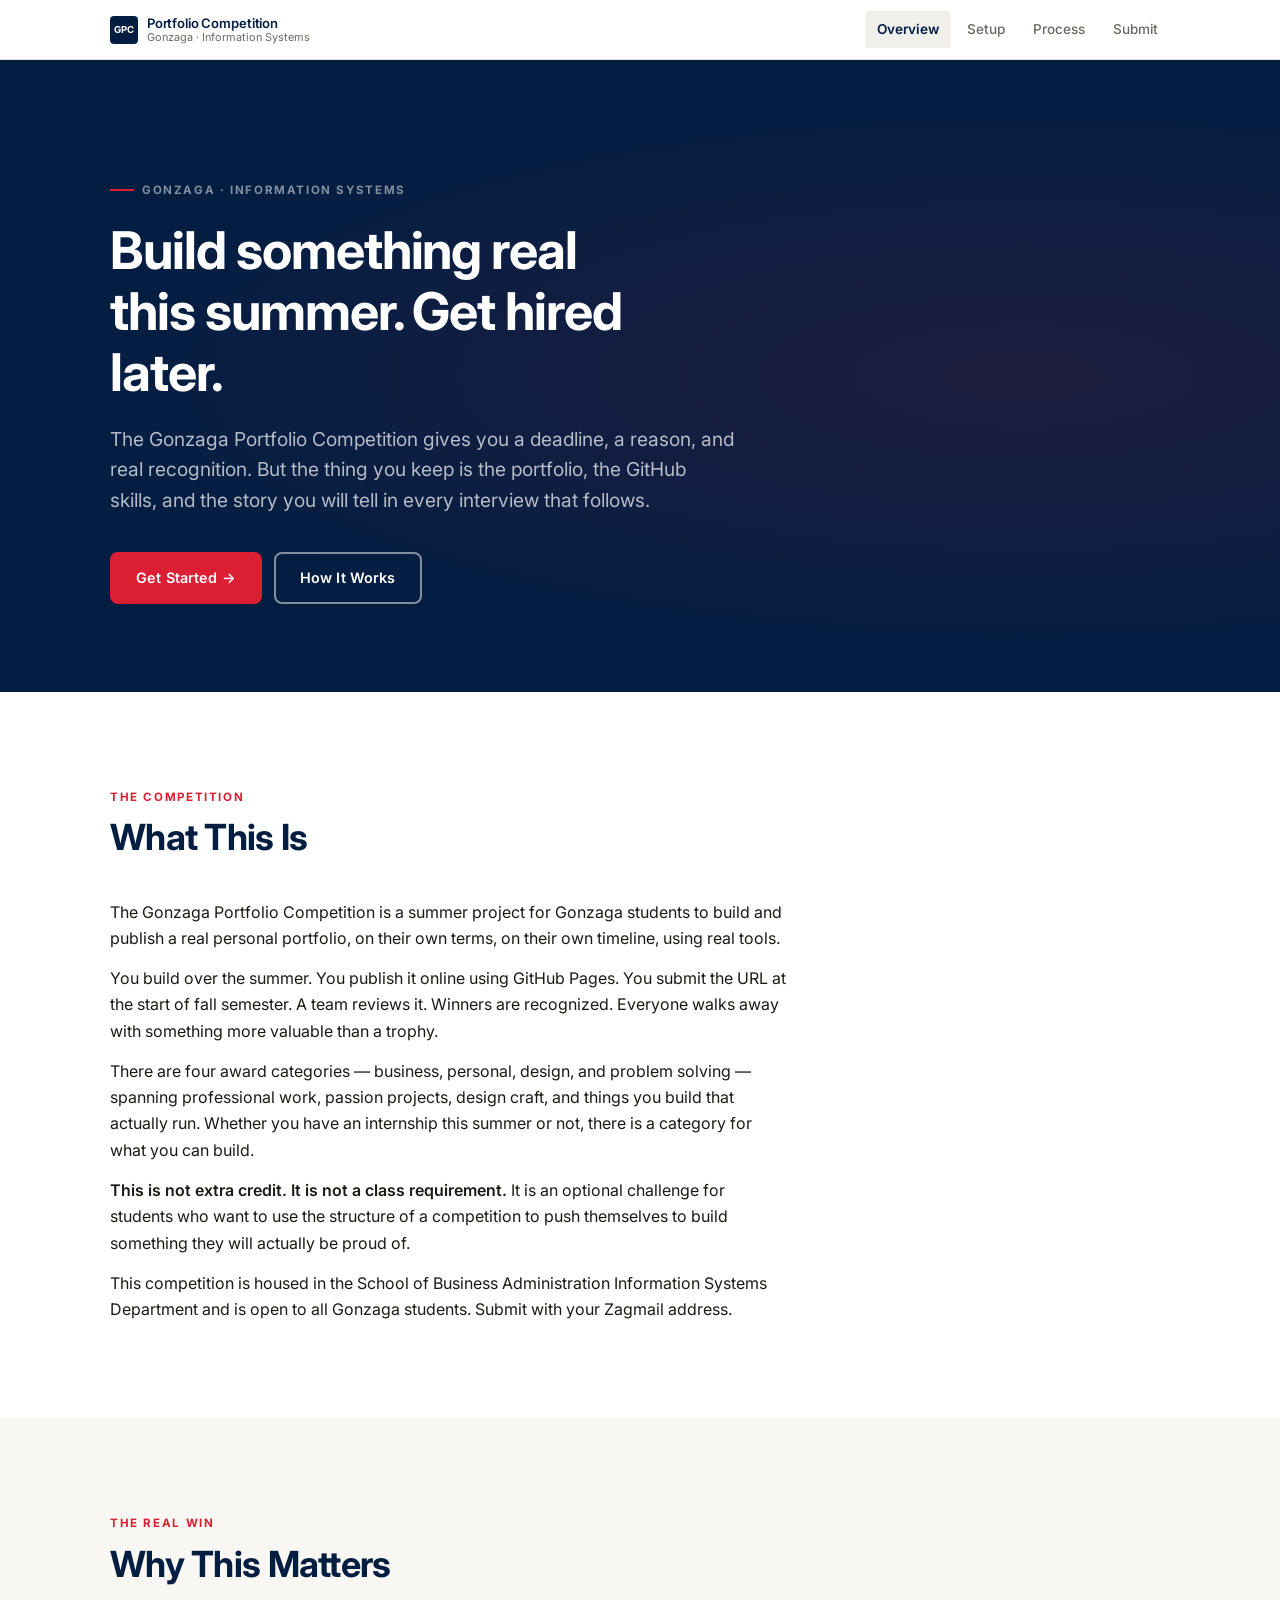
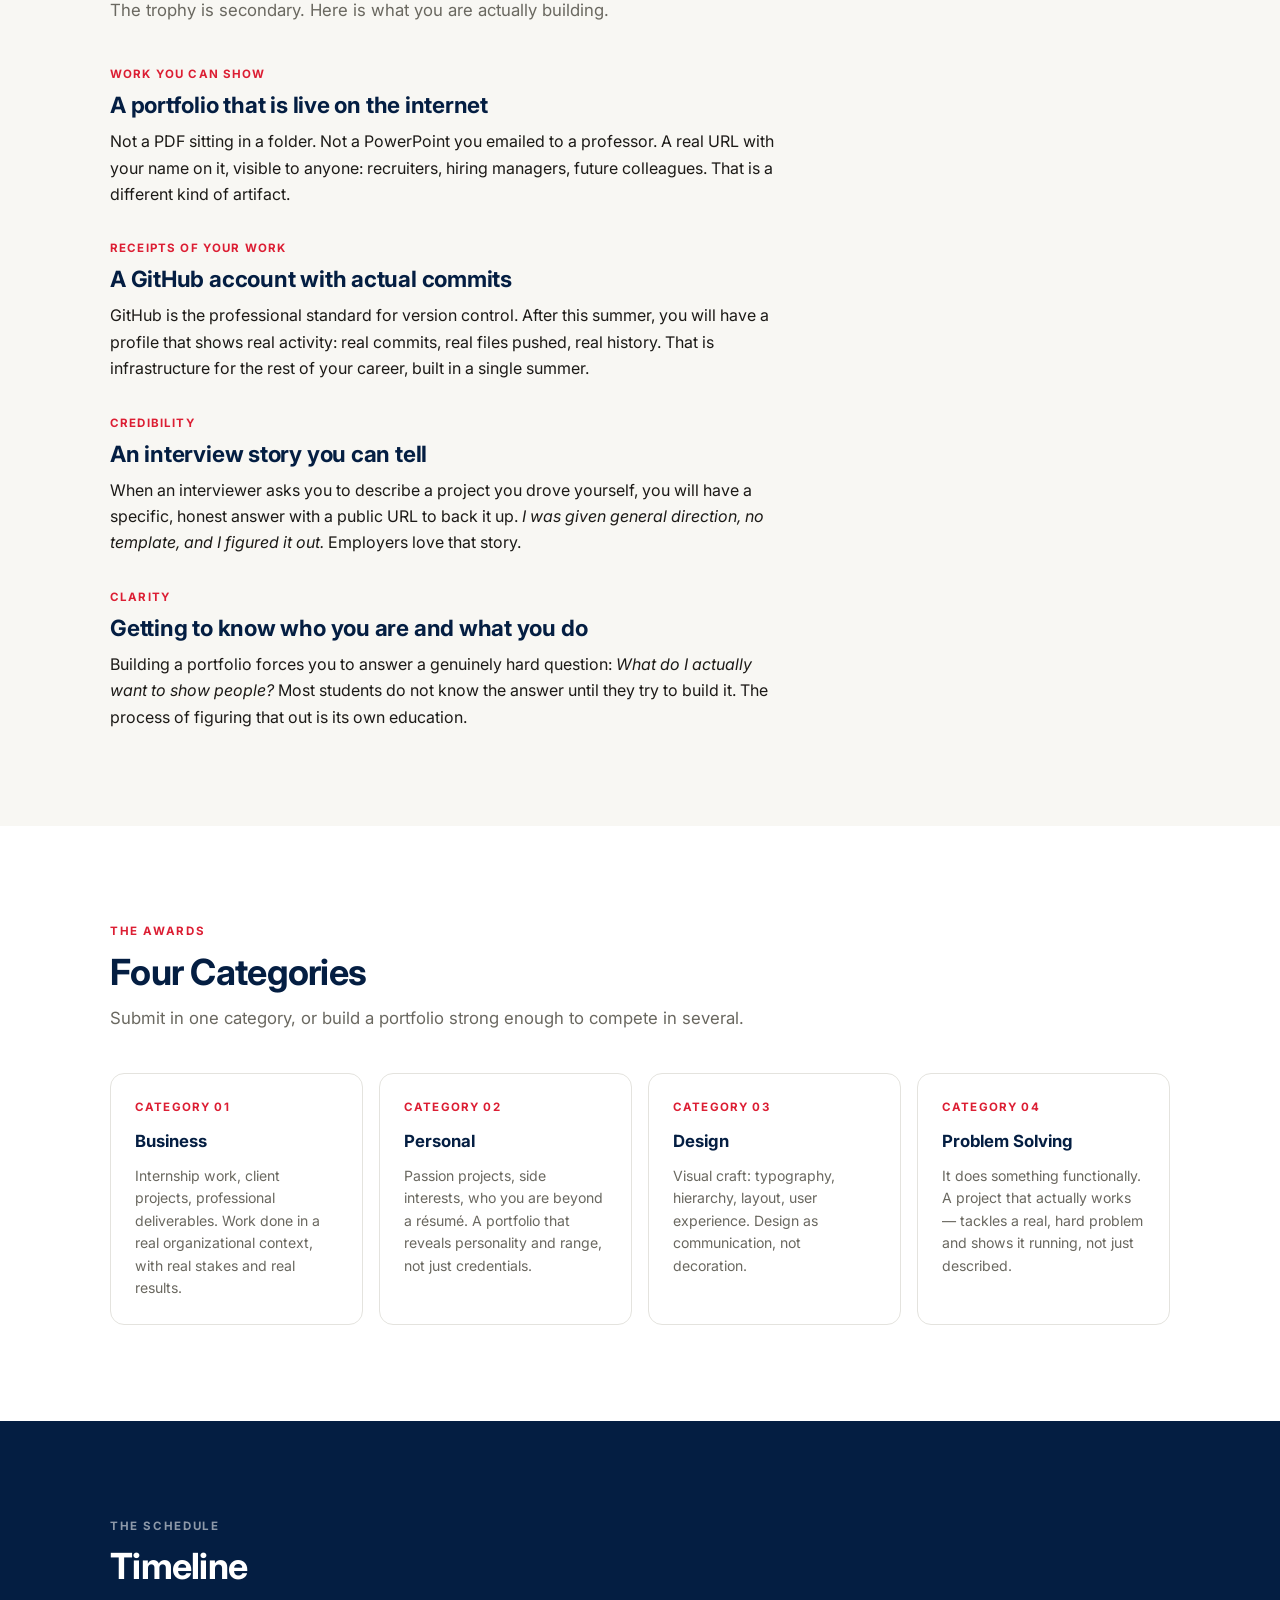
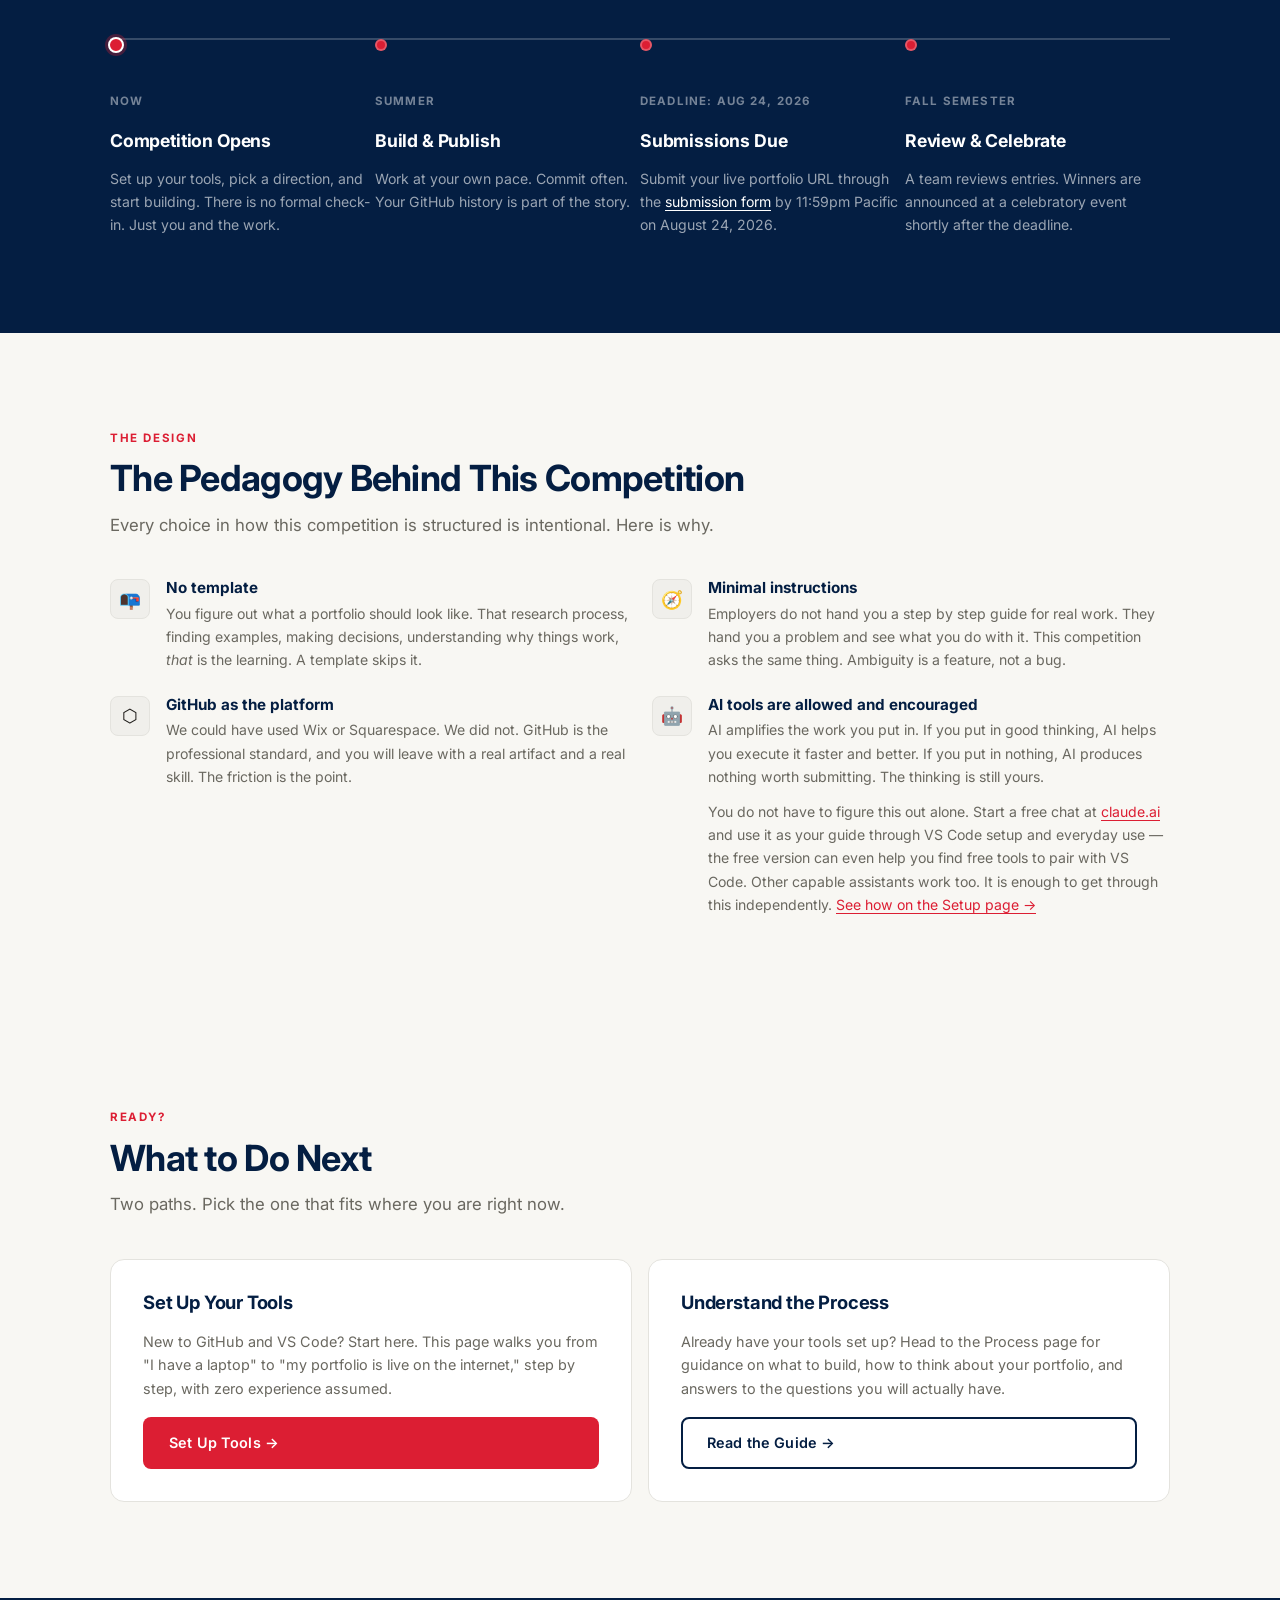
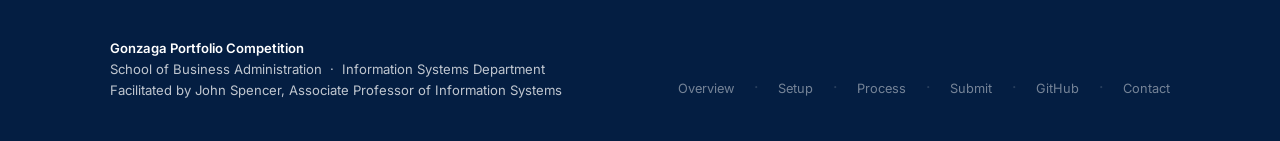
<file: index.html>
<!DOCTYPE html>
<html lang="en">
<head>
  <meta charset="UTF-8">
  <meta name="viewport" content="width=device-width, initial-scale=1.0">
  <title>Gonzaga Portfolio Competition — Build Something Real This Summer</title>
  <meta name="description" content="A summer portfolio competition for Gonzaga students. Build a real portfolio, publish it with GitHub Pages, and walk into fall semester with something that matters.">
  <link rel="preconnect" href="https://fonts.googleapis.com">
  <link rel="preconnect" href="https://fonts.gstatic.com" crossorigin>
  <link href="https://fonts.googleapis.com/css2?family=Inter:wght@400;500;600;700&display=swap" rel="stylesheet">
  <link rel="stylesheet" href="css/style.css">
</head>
<body>

<!-- ── Navigation ──────────────────────────────────────────── -->
<nav class="site-nav" aria-label="Site navigation">
  <div class="container nav-inner">
    <a href="index.html" class="nav-logo" aria-label="Gonzaga Portfolio Competition home">
      <div class="nav-logo-mark" aria-hidden="true"><span>GPC</span></div>
      <div class="nav-logo-text">
        Portfolio Competition
        <small>Gonzaga · Information Systems</small>
      </div>
    </a>
    <button class="nav-toggle" aria-expanded="false" aria-controls="nav-links" aria-label="Toggle navigation">
      <svg width="20" height="20" viewBox="0 0 20 20" fill="currentColor" aria-hidden="true">
        <path d="M2 5h16M2 10h16M2 15h16" stroke="currentColor" stroke-width="2" stroke-linecap="round" fill="none"/>
      </svg>
    </button>
    <ul class="nav-links" id="nav-links">
      <li><a href="index.html"   class="nav-link" aria-current="page">Overview</a></li>
      <li><a href="setup.html"   class="nav-link">Setup</a></li>
      <li><a href="process.html" class="nav-link">Process</a></li>
      <li><a href="submit.html"  class="nav-link">Submit</a></li>
    </ul>
  </div>
</nav>

<main id="main-content">

  <!-- ── Hero ──────────────────────────────────────────────── -->
  <section class="hero" id="top">
    <div class="container hero-inner">
      <span class="hero-label">Gonzaga · Information Systems</span>
      <h1>Build something real this summer. Get hired later.</h1>
      <p class="hero-sub">
        The Gonzaga Portfolio Competition gives you a deadline, a reason, and real recognition.
        But the thing you keep is the portfolio, the GitHub skills, and the story you will tell
        in every interview that follows.
      </p>
      <div class="hero-cta">
        <a href="setup.html" class="btn btn--primary">Get Started →</a>
        <a href="#what-this-is" class="btn btn--ghost">How It Works</a>
      </div>
    </div>
  </section>

  <!-- ── What This Is ──────────────────────────────────────── -->
  <section class="section" id="what-this-is">
    <div class="container">
      <div class="section-header">
        <span class="section-label">The Competition</span>
        <h2>What This Is</h2>
      </div>
      <div style="max-width: 68ch;">
        <p>
          The Gonzaga Portfolio Competition is a summer project for Gonzaga students to build and
          publish a real personal portfolio, on their own terms, on their own timeline, using real tools.
        </p>
        <p>
          You build over the summer. You publish it online using GitHub Pages. You submit the URL at the
          start of fall semester. A team reviews it. Winners are recognized. Everyone
          walks away with something more valuable than a trophy.
        </p>
        <p>
          There are four award categories — business, personal, design, and problem solving — spanning
          professional work, passion projects, design craft, and things you build that actually run.
          Whether you have an internship this summer or not, there is a category for what you can build.
        </p>
        <p>
          <strong>This is not extra credit. It is not a class requirement.</strong> It is an optional
          challenge for students who want to use the structure of a competition to push
          themselves to build something they will actually be proud of.
        </p>
        <p>
          This competition is housed in the School of Business Administration Information Systems
          Department and is open to all Gonzaga students. Submit with your Zagmail address.
        </p>
      </div>
    </div>
  </section>

  <!-- ── Why This Matters ──────────────────────────────────── -->
  <section class="section section--cream" id="why-this-matters">
    <div class="container">
      <div class="section-header">
        <span class="section-label">The Real Win</span>
        <h2>Why This Matters</h2>
        <p>The trophy is secondary. Here is what you are actually building.</p>
      </div>
      <div style="display: grid; grid-template-columns: 1fr; gap: 2rem; max-width: 900px;">
        <div>
          <p class="card-num">Work you can show</p>
          <h3 style="margin-bottom: .6rem;">A portfolio that is live on the internet</h3>
          <p>
            Not a PDF sitting in a folder. Not a PowerPoint you emailed to a professor. A real URL
            with your name on it, visible to anyone: recruiters, hiring managers, future colleagues.
            That is a different kind of artifact.
          </p>
        </div>
        <div>
          <p class="card-num">Receipts of your work</p>
          <h3 style="margin-bottom: .6rem;">A GitHub account with actual commits</h3>
          <p>
            GitHub is the professional standard for version control. After this summer, you will have
            a profile that shows real activity: real commits, real files pushed, real history.
            That is infrastructure for the rest of your career, built in a single summer.
          </p>
        </div>
        <div>
          <p class="card-num">Credibility</p>
          <h3 style="margin-bottom: .6rem;">An interview story you can tell</h3>
          <p>
            When an interviewer asks you to describe a project you drove yourself, you will have a
            specific, honest answer with a public URL to back it up.
            <em>I was given general direction, no template, and I figured it out.</em> Employers love that story.
          </p>
        </div>
        <div>
          <p class="card-num">Clarity</p>
          <h3 style="margin-bottom: .6rem;">Getting to know who you are and what you do</h3>
          <p>
            Building a portfolio forces you to answer a genuinely hard question: <em>What do I actually
            want to show people?</em> Most students do not know the answer until they try to build it.
            The process of figuring that out is its own education.
          </p>
        </div>
      </div>
    </div>
  </section>

  <!-- ── Categories ────────────────────────────────────────── -->
  <section class="section" id="categories">
    <div class="container">
      <div class="section-header">
        <span class="section-label">The Awards</span>
        <h2>Four Categories</h2>
        <p>Submit in one category, or build a portfolio strong enough to compete in several.</p>
      </div>
      <div class="categories-grid">

        <div class="category-card">
          <p class="card-num">Category 01</p>
          <p class="card-title">Business</p>
          <p class="card-desc">
            Internship work, client projects, professional deliverables. Work done in a real
            organizational context, with real stakes and real results.
          </p>
        </div>

        <div class="category-card">
          <p class="card-num">Category 02</p>
          <p class="card-title">Personal</p>
          <p class="card-desc">
            Passion projects, side interests, who you are beyond a résumé. A portfolio that
            reveals personality and range, not just credentials.
          </p>
        </div>

        <div class="category-card">
          <p class="card-num">Category 03</p>
          <p class="card-title">Design</p>
          <p class="card-desc">
            Visual craft: typography, hierarchy, layout, user experience. Design as
            communication, not decoration.
          </p>
        </div>

        <div class="category-card">
          <p class="card-num">Category 04</p>
          <p class="card-title">Problem Solving</p>
          <p class="card-desc">
            It does something functionally. A project that actually works — tackles a real,
            hard problem and shows it running, not just described.
          </p>
        </div>

      </div>
    </div>
  </section>

  <!-- ── Timeline ──────────────────────────────────────────── -->
  <section class="section section--navy" id="timeline">
    <div class="container">
      <div class="section-header">
        <span class="section-label">The Schedule</span>
        <h2>Timeline</h2>
      </div>
      <div class="timeline">

        <div class="timeline-node active">
          <p class="timeline-step">Now</p>
          <p class="timeline-title">Competition Opens</p>
          <p class="timeline-desc">
            Set up your tools, pick a direction, and start building.
            There is no formal check-in. Just you and the work.
          </p>
        </div>

        <div class="timeline-node">
          <p class="timeline-step">Summer</p>
          <p class="timeline-title">Build &amp; Publish</p>
          <p class="timeline-desc">
            Work at your own pace. Commit often. Your GitHub history
            is part of the story.
          </p>
        </div>

        <div class="timeline-node">
          <p class="timeline-step">Deadline: Aug 24, 2026</p>
          <p class="timeline-title">Submissions Due</p>
          <p class="timeline-desc">
            Submit your live portfolio URL through the
            <a href="submit.html" style="color:#fff; text-decoration:underline;">submission form</a>
            by 11:59pm Pacific on August 24, 2026.
          </p>
        </div>

        <div class="timeline-node">
          <p class="timeline-step">Fall Semester</p>
          <p class="timeline-title">Review &amp; Celebrate</p>
          <p class="timeline-desc">
            A team reviews entries. Winners are announced
            at a celebratory event shortly after the deadline.
          </p>
        </div>

      </div>
    </div>
  </section>

  <!-- ── Pedagogy ──────────────────────────────────────────── -->
  <section class="section section--cream" id="pedagogy">
    <div class="container">
      <div class="section-header">
        <span class="section-label">The Design</span>
        <h2>The Pedagogy Behind This Competition</h2>
        <p>
          Every choice in how this competition is structured is intentional.
          Here is why.
        </p>
      </div>
      <div class="pedagogy-grid">

        <div class="pedagogy-item">
          <div class="pedagogy-icon" aria-hidden="true">📭</div>
          <div class="pedagogy-body">
            <h4>No template</h4>
            <p>
              You figure out what a portfolio should look like. That research process,
              finding examples, making decisions, understanding why things work,
              <em>that</em> is the learning. A template skips it.
            </p>
          </div>
        </div>

        <div class="pedagogy-item">
          <div class="pedagogy-icon" aria-hidden="true">🧭</div>
          <div class="pedagogy-body">
            <h4>Minimal instructions</h4>
            <p>
              Employers do not hand you a step by step guide for real work. They hand
              you a problem and see what you do with it. This competition asks the
              same thing. Ambiguity is a feature, not a bug.
            </p>
          </div>
        </div>

        <div class="pedagogy-item">
          <div class="pedagogy-icon" aria-hidden="true">⬡</div>
          <div class="pedagogy-body">
            <h4>GitHub as the platform</h4>
            <p>
              We could have used Wix or Squarespace. We did not. GitHub is the
              professional standard, and you will leave with a real artifact and a
              real skill. The friction is the point.
            </p>
          </div>
        </div>

        <div class="pedagogy-item">
          <div class="pedagogy-icon" aria-hidden="true">🤖</div>
          <div class="pedagogy-body">
            <h4>AI tools are allowed and encouraged</h4>
            <p>
              AI amplifies the work you put in. If you put in good thinking, AI
              helps you execute it faster and better. If you put in nothing, AI
              produces nothing worth submitting. The thinking is still yours.
            </p>
            <p>
              You do not have to figure this out alone. Start a free chat at
              <a href="https://claude.ai" target="_blank" rel="noopener">claude.ai</a> and use it as
              your guide through VS Code setup and everyday use — the free version can even help you
              find free tools to pair with VS Code. Other capable assistants work too. It is enough
              to get through this independently. <a href="setup.html#ai-guide">See how on the Setup page →</a>
            </p>
          </div>
        </div>

      </div>
    </div>
  </section>

  <!-- ── What to Do Next ──────────────────────────────────── -->
  <section class="section cta-section" id="next-steps">
    <div class="container">
      <div class="section-header">
        <span class="section-label">Ready?</span>
        <h2>What to Do Next</h2>
        <p>Two paths. Pick the one that fits where you are right now.</p>
      </div>
      <div class="cta-grid">
        <div class="cta-card">
          <h3>Set Up Your Tools</h3>
          <p>
            New to GitHub and VS Code? Start here. This page walks you from
            "I have a laptop" to "my portfolio is live on the internet,"
            step by step, with zero experience assumed.
          </p>
          <a href="setup.html" class="btn btn--primary">Set Up Tools →</a>
        </div>
        <div class="cta-card">
          <h3>Understand the Process</h3>
          <p>
            Already have your tools set up? Head to the Process page for guidance
            on what to build, how to think about your portfolio, and answers to
            the questions you will actually have.
          </p>
          <a href="process.html" class="btn btn--secondary">Read the Guide →</a>
        </div>
      </div>
    </div>
  </section>

</main>

<!-- ── Footer ────────────────────────────────────────────────── -->
<footer class="site-footer">
  <div class="container footer-inner">
    <div class="footer-brand">
      <strong>Gonzaga Portfolio Competition</strong><br>
      School of Business Administration &nbsp;·&nbsp; Information Systems Department<br>
      Facilitated by John Spencer, Associate Professor of Information Systems
    </div>
    <nav aria-label="Footer navigation">
      <ul class="footer-links">
        <li><a href="index.html">Overview</a></li>
        <li class="footer-divider" aria-hidden="true">·</li>
        <li><a href="setup.html">Setup</a></li>
        <li class="footer-divider" aria-hidden="true">·</li>
        <li><a href="process.html">Process</a></li>
        <li class="footer-divider" aria-hidden="true">·</li>
        <li><a href="submit.html">Submit</a></li>
        <li class="footer-divider" aria-hidden="true">·</li>
        <!-- TODO: Add GitHub repo link once available -->
        <li><a href="#" aria-label="GitHub repository (link coming soon)">GitHub</a></li>
        <li class="footer-divider" aria-hidden="true">·</li>
        <!-- TODO: Replace with actual contact email -->
        <li><a href="mailto:TBD@gonzaga.edu">Contact</a></li>
      </ul>
    </nav>
  </div>
</footer>

<script>
  const toggle = document.querySelector('.nav-toggle');
  const links  = document.getElementById('nav-links');
  if (toggle && links) {
    toggle.addEventListener('click', () => {
      const open = links.classList.toggle('open');
      toggle.setAttribute('aria-expanded', open);
    });
  }
</script>
</body>
</html>
</file>
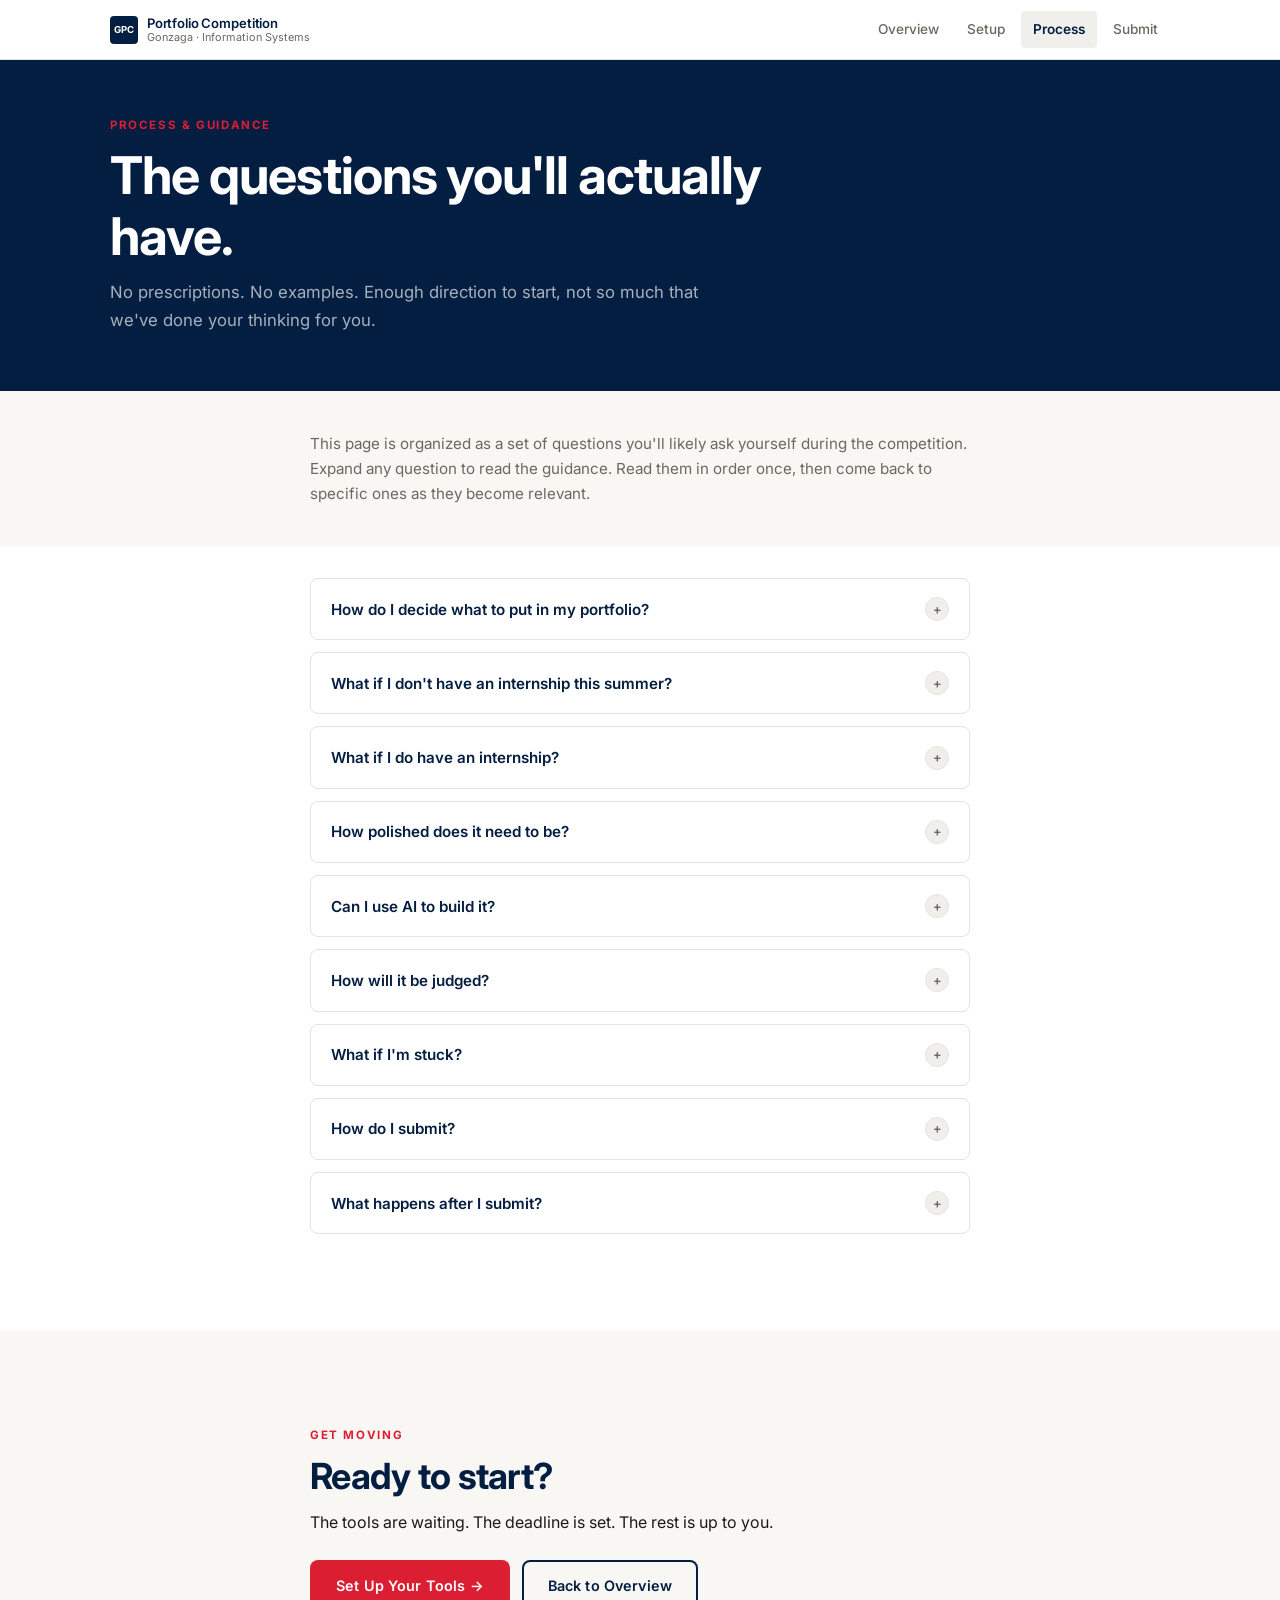
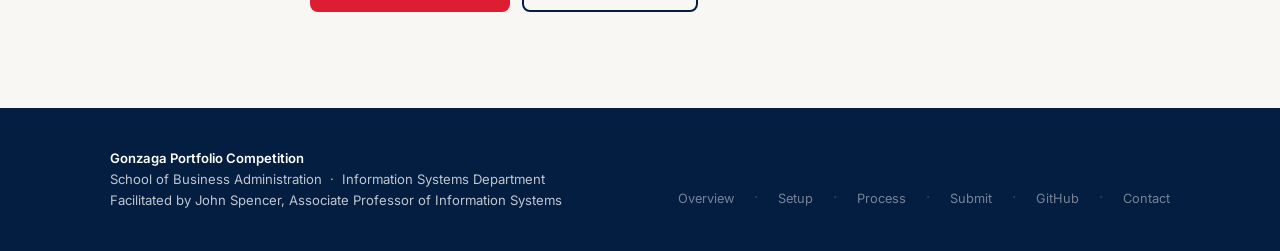
<file: process.html>
<!DOCTYPE html>
<html lang="en">
<head>
  <meta charset="UTF-8">
  <meta name="viewport" content="width=device-width, initial-scale=1.0">
  <title>Process &amp; Guidance — Gonzaga Portfolio Competition</title>
  <meta name="description" content="Answers to the questions you'll actually have. How to decide what to build, what counts as polished, how to use AI, and how to submit.">
  <link rel="preconnect" href="https://fonts.googleapis.com">
  <link rel="preconnect" href="https://fonts.gstatic.com" crossorigin>
  <link href="https://fonts.googleapis.com/css2?family=Inter:wght@400;500;600;700&display=swap" rel="stylesheet">
  <link rel="stylesheet" href="css/style.css">
</head>
<body>

<!-- ── Navigation ──────────────────────────────────────────── -->
<nav class="site-nav" aria-label="Site navigation">
  <div class="container nav-inner">
    <a href="index.html" class="nav-logo" aria-label="Gonzaga Portfolio Competition home">
      <div class="nav-logo-mark" aria-hidden="true"><span>GPC</span></div>
      <div class="nav-logo-text">
        Portfolio Competition
        <small>Gonzaga · Information Systems</small>
      </div>
    </a>
    <button class="nav-toggle" aria-expanded="false" aria-controls="nav-links" aria-label="Toggle navigation">
      <svg width="20" height="20" viewBox="0 0 20 20" fill="currentColor" aria-hidden="true">
        <path d="M2 5h16M2 10h16M2 15h16" stroke="currentColor" stroke-width="2" stroke-linecap="round" fill="none"/>
      </svg>
    </button>
    <ul class="nav-links" id="nav-links">
      <li><a href="index.html"   class="nav-link">Overview</a></li>
      <li><a href="setup.html"   class="nav-link">Setup</a></li>
      <li><a href="process.html" class="nav-link" aria-current="page">Process</a></li>
      <li><a href="submit.html"  class="nav-link">Submit</a></li>
    </ul>
  </div>
</nav>

<main id="main-content">

  <!-- ── Page Hero ─────────────────────────────────────────── -->
  <section class="page-hero">
    <div class="container">
      <span class="section-label">Process &amp; Guidance</span>
      <h1>The questions you'll actually have.</h1>
      <p class="page-hero-sub">
        No prescriptions. No examples. Enough direction to start, not so much
        that we've done your thinking for you.
      </p>
    </div>
  </section>

  <!-- ── Intro Note ────────────────────────────────────────── -->
  <section class="section section--cream" style="padding-block: 2.5rem;">
    <div class="container-narrow">
      <p style="font-size:.95rem; color:var(--gray-600);">
        This page is organized as a set of questions you'll likely ask yourself during the competition.
        Expand any question to read the guidance. Read them in order once, then come back to specific
        ones as they become relevant.
      </p>
    </div>
  </section>

  <!-- ── FAQ Accordion ─────────────────────────────────────── -->
  <section class="section" id="faq" style="padding-top: 2rem;">
    <div class="container-narrow">
      <div class="faq-list">

        <!-- Q1 -->
        <details class="faq-item" id="what-to-include">
          <summary class="faq-q">
            <span>How do I decide what to put in my portfolio?</span>
            <span class="faq-icon" aria-hidden="true">+</span>
          </summary>
          <div class="faq-a">
            <p>
              Start with this question: <em>What do I want someone to think about me after spending
              five minutes on this site?</em> That's your north star. Everything you include either
              supports that answer or it doesn't.
            </p>
            <p>
              A few questions worth sitting with:
            </p>
            <ul>
              <li>What work have you done that you're genuinely proud of — not just "it was fine" but actually proud?</li>
              <li>What problems have you solved that took real thinking?</li>
              <li>What are you curious about right now, that a stranger might find interesting or surprising?</li>
              <li>What do you want to learn this summer? Could that learning process itself be a portfolio piece?</li>
            </ul>
            <p>
              You don't need a lot of pieces. You need a few pieces that are honest, specific, and
              well-documented. A single project explained clearly is stronger than five projects
              summarized vaguely.
            </p>
            <div class="callout callout--story">
              <div class="callout-label">📌 Intentional lack of examples</div>
              <p>
                We are not providing example portfolios. Looking at examples before you've done
                your own thinking anchors you to someone else's decisions. Figure out what
                <em>you</em> would build first, then look at examples for execution techniques —
                not direction.
              </p>
            </div>
          </div>
        </details>

        <!-- Q2 -->
        <details class="faq-item" id="no-internship">
          <summary class="faq-q">
            <span>What if I don't have an internship this summer?</span>
            <span class="faq-icon" aria-hidden="true">+</span>
          </summary>
          <div class="faq-a">
            <p>
              Then you build a passion project — and it's equally valid for this competition. Equally.
            </p>
            <p>
              A passion project is something you build because you're genuinely curious about a
              problem or question. It could be:
            </p>
            <ul>
              <li>Analyzing a dataset about something you care about and publishing your findings</li>
              <li>Building a tool that solves a real problem in your life or community</li>
              <li>Learning a skill (a programming language, a design tool, a framework) and documenting the process</li>
              <li>Exploring a question — economic, social, technical — and writing up what you found</li>
            </ul>
            <p>
              The test isn't "did I have a professional sponsor?" The test is "did I do real work, think
              hard, and document it honestly?" Passion projects often show <em>more</em> initiative than
              internship documentation because they're entirely self-directed.
            </p>
            <p>
              Start by getting curious. What's a problem you've encountered recently that you wanted to understand
              better? That's usually the best starting point.
            </p>
          </div>
        </details>

        <!-- Q3 -->
        <details class="faq-item" id="internship">
          <summary class="faq-q">
            <span>What if I do have an internship?</span>
            <span class="faq-icon" aria-hidden="true">+</span>
          </summary>
          <div class="faq-a">
            <p>
              Great — now you need to be thoughtful about what you can share publicly.
            </p>
            <p>
              <strong>Check with your employer first.</strong> Many companies have NDAs or confidentiality
              policies that restrict what you can publish. Read anything you signed when you started. When
              in doubt, ask your supervisor or HR: "I'm building a portfolio project — is there a policy
              about what I can share publicly from my work here?"
            </p>
            <p>
              Most employers are supportive of students building portfolios, especially if you:
            </p>
            <ul>
              <li>Anonymize sensitive data (remove client names, internal figures, proprietary details)</li>
              <li>Describe the <em>type</em> of work rather than exposing the <em>specifics</em></li>
              <li>Focus on your thinking process and contribution, not the company's confidential information</li>
              <li>Get explicit approval before publishing anything that references the company</li>
            </ul>
            <p>
              A well-documented case study that anonymizes client details can actually demonstrate
              more sophistication than raw screenshots — it shows you understand the professional
              context of what you're sharing.
            </p>
          </div>
        </details>

        <!-- Q4 -->
        <details class="faq-item" id="polish">
          <summary class="faq-q">
            <span>How polished does it need to be?</span>
            <span class="faq-icon" aria-hidden="true">+</span>
          </summary>
          <div class="faq-a">
            <p>
              Here's the principle: <strong>more work you do, the simpler it needs to look.</strong>
            </p>
            <p>
              A portfolio loaded with animations, gradients, and clutter usually signals that the
              creator is compensating for the absence of real content. A clean, spare portfolio with
              strong work underneath it signals confidence. It says: <em>the work is what matters here.</em>
            </p>
            <p>
              Polished doesn't mean elaborate. It means:
            </p>
            <ul>
              <li>Everything loads</li>
              <li>Nothing is broken on mobile</li>
              <li>Text is readable — good contrast, reasonable font size</li>
              <li>The structure is clear — a reviewer can find what they're looking for</li>
              <li>You've written enough context that the work speaks for itself</li>
            </ul>
            <p>
              The last point is the one most people skip. A portfolio piece without context is just
              a screenshot. Tell the reviewer: what was the problem, what did you do, what happened,
              what did you learn. Four sentences is often enough.
            </p>
          </div>
        </details>

        <!-- Q5 -->
        <details class="faq-item" id="ai-use">
          <summary class="faq-q">
            <span>Can I use AI to build it?</span>
            <span class="faq-icon" aria-hidden="true">+</span>
          </summary>
          <div class="faq-a">
            <p>
              Yes — and you should. Here's the honest framing:
            </p>
            <p>
              <strong>AI amplifies the work you put in.</strong> If you've thought hard about what
              you want to build, who you are, and what you want to communicate — AI will help you
              execute that faster and better than you could alone. If you haven't done that thinking,
              AI will produce generic output that communicates nothing about you specifically.
            </p>
            <p>
              AI is a collaborator, not a substitute for judgment. It can:
            </p>
            <ul>
              <li>Write and debug HTML/CSS you direct it to write</li>
              <li>Suggest structure when you describe what you're trying to communicate</li>
              <li>Help you refine language when you've already said what you mean</li>
              <li>Explain concepts and errors when you're stuck</li>
            </ul>
            <p>
              What it cannot do: decide what's interesting about you, figure out what you actually
              built, or produce something honest without honest input. The thinking is still yours.
            </p>
            <p>
              Reviewers will be evaluating authenticity and clarity of thought. Work that reads as
              generic AI output without real substance will be recognized as exactly that.
            </p>
          </div>
        </details>

        <!-- Q6 -->
        <details class="faq-item" id="judging">
          <summary class="faq-q">
            <span>How will it be judged?</span>
            <span class="faq-icon" aria-hidden="true">+</span>
          </summary>
          <div class="faq-a">
            <p>
              A team will review entries. Each category is evaluated on its own criteria, but across all
              categories reviewers will be looking for:
            </p>
            <ul>
              <li><strong>Clarity of thinking</strong> — is it clear what you did, why, and what happened?</li>
              <li><strong>Quality of execution</strong> — does it work? Is it coherent? Does it reflect care?</li>
              <li><strong>Authenticity</strong> — does this feel like a real person's real work, or a performance?</li>
              <li><strong>Communication</strong> — does the portfolio tell a story that a stranger can follow?</li>
            </ul>
            <p>
              For each category specifically:
            </p>
            <ul>
              <li><strong>Business:</strong> Evidence of real impact, professional-quality deliverables, clear client or project context</li>
              <li><strong>Personal:</strong> Passion projects and who you are beyond a résumé — does it feel authentic and genuinely revealing of you?</li>
              <li><strong>Design:</strong> Visual hierarchy, typography, layout, mobile experience — design as communication, not decoration</li>
              <li><strong>Problem Solving:</strong> Does it actually do something? Is the problem real and hard? Is the approach rigorous or creative, and documented in a way that shows thinking, not just output?</li>
            </ul>
          </div>
        </details>

        <!-- Q7 -->
        <details class="faq-item" id="stuck">
          <summary class="faq-q">
            <span>What if I'm stuck?</span>
            <span class="faq-icon" aria-hidden="true">+</span>
          </summary>
          <div class="faq-a">
            <p>
              Being stuck is a normal state. Here's a productive sequence:
            </p>
            <ol>
              <li>
                <strong>Ask Claude Code.</strong> Describe what you're trying to do, what you've tried,
                and what the result was. Be specific. Vague questions get vague answers.
              </li>
              <li>
                <strong>Search the web.</strong> If you hit a technical error, copy the exact error message
                into Google. If you have a conceptual question, try phrasing it several different ways.
                Stack Overflow and GitHub Docs are excellent resources.
              </li>
              <li>
                <strong>Ask a peer.</strong> Not "can you do this for me" but "I'm trying to X, I've tried
                Y and Z, and I'm stuck — does this make sense to you?" Explaining a problem out loud
                often solves it.
              </li>
              <li>
                <strong>Take a break and come back.</strong> This is not a platitude — many problems that
                feel unsolvable after 30 minutes resolve themselves after sleep.
              </li>
            </ol>
            <p>
              The discomfort of being stuck is not a sign you're doing it wrong. It's the feeling
              of learning. Every professional developer gets stuck multiple times a day.
            </p>
          </div>
        </details>

        <!-- Q8 -->
        <details class="faq-item" id="submission">
          <summary class="faq-q">
            <span>How do I submit?</span>
            <span class="faq-icon" aria-hidden="true">+</span>
          </summary>
          <div class="faq-a">
            <p>
              Submit through the <a href="submit.html">submission form</a>. You'll enter your name,
              your Zagmail address, your live portfolio URL (e.g., <code>https://your-username.github.io</code>), the
              category you're entering, and a short note on what you learned and how you grew.
            </p>
            <p>
              You submit <strong>one category per entry</strong>. If your portfolio could reasonably
              compete in more than one category, just submit the form again for each — it takes a minute.
            </p>
            <p>
              <strong>Deadline:</strong> August 24, 2026, at 11:59pm Pacific.
            </p>
            <p>
              There are no extensions. The deadline is the deadline. If you haven't launched
              something by then, you haven't submitted — and the goal of launching something is more
              important than waiting until it's perfect.
            </p>
          </div>
        </details>

        <!-- Q9 -->
        <details class="faq-item" id="after-submission">
          <summary class="faq-q">
            <span>What happens after I submit?</span>
            <span class="faq-icon" aria-hidden="true">+</span>
          </summary>
          <div class="faq-a">
            <!-- TODO: Confirm review timeline and celebration event details -->
            <p>
              After the submission deadline, reviewers will evaluate entries against the criteria for
              each category. Review will happen within a few weeks of the deadline — exact timeline
              to be confirmed.
            </p>
            <p>
              Winners will be announced at a celebratory event (details to be confirmed) shortly after
              the review period. All entrants are invited.
            </p>
            <p>
              But here's what's true regardless of the outcome: you built something, you shipped it,
              and you have a live URL. The competition is a frame. The portfolio is the point.
            </p>
          </div>
        </details>

      </div><!-- /faq-list -->
    </div>
  </section>

  <!-- ── Bottom CTA ─────────────────────────────────────────── -->
  <section class="section cta-section" id="ready">
    <div class="container-narrow">
      <span class="section-label">Get Moving</span>
      <h2>Ready to start?</h2>
      <p class="mt-sm">
        The tools are waiting. The deadline is set. The rest is up to you.
      </p>
      <div class="hero-cta mt-md">
        <a href="setup.html" class="btn btn--primary">Set Up Your Tools →</a>
        <a href="index.html" class="btn btn--secondary">Back to Overview</a>
      </div>
    </div>
  </section>

</main>

<!-- ── Footer ────────────────────────────────────────────────── -->
<footer class="site-footer">
  <div class="container footer-inner">
    <div class="footer-brand">
      <strong>Gonzaga Portfolio Competition</strong><br>
      School of Business Administration &nbsp;·&nbsp; Information Systems Department<br>
      Facilitated by John Spencer, Associate Professor of Information Systems
    </div>
    <nav aria-label="Footer navigation">
      <ul class="footer-links">
        <li><a href="index.html">Overview</a></li>
        <li class="footer-divider" aria-hidden="true">·</li>
        <li><a href="setup.html">Setup</a></li>
        <li class="footer-divider" aria-hidden="true">·</li>
        <li><a href="process.html">Process</a></li>
        <li class="footer-divider" aria-hidden="true">·</li>
        <li><a href="submit.html">Submit</a></li>
        <li class="footer-divider" aria-hidden="true">·</li>
        <li><a href="#" aria-label="GitHub repository (link coming soon)">GitHub</a></li>
        <li class="footer-divider" aria-hidden="true">·</li>
        <!-- TODO: Replace with actual contact email -->
        <li><a href="mailto:TBD@gonzaga.edu">Contact</a></li>
      </ul>
    </nav>
  </div>
</footer>

<script>
  // Mobile nav toggle
  const toggle = document.querySelector('.nav-toggle');
  const links  = document.getElementById('nav-links');
  if (toggle && links) {
    toggle.addEventListener('click', () => {
      const open = links.classList.toggle('open');
      toggle.setAttribute('aria-expanded', open);
    });
  }
</script>
</body>
</html>
</file>
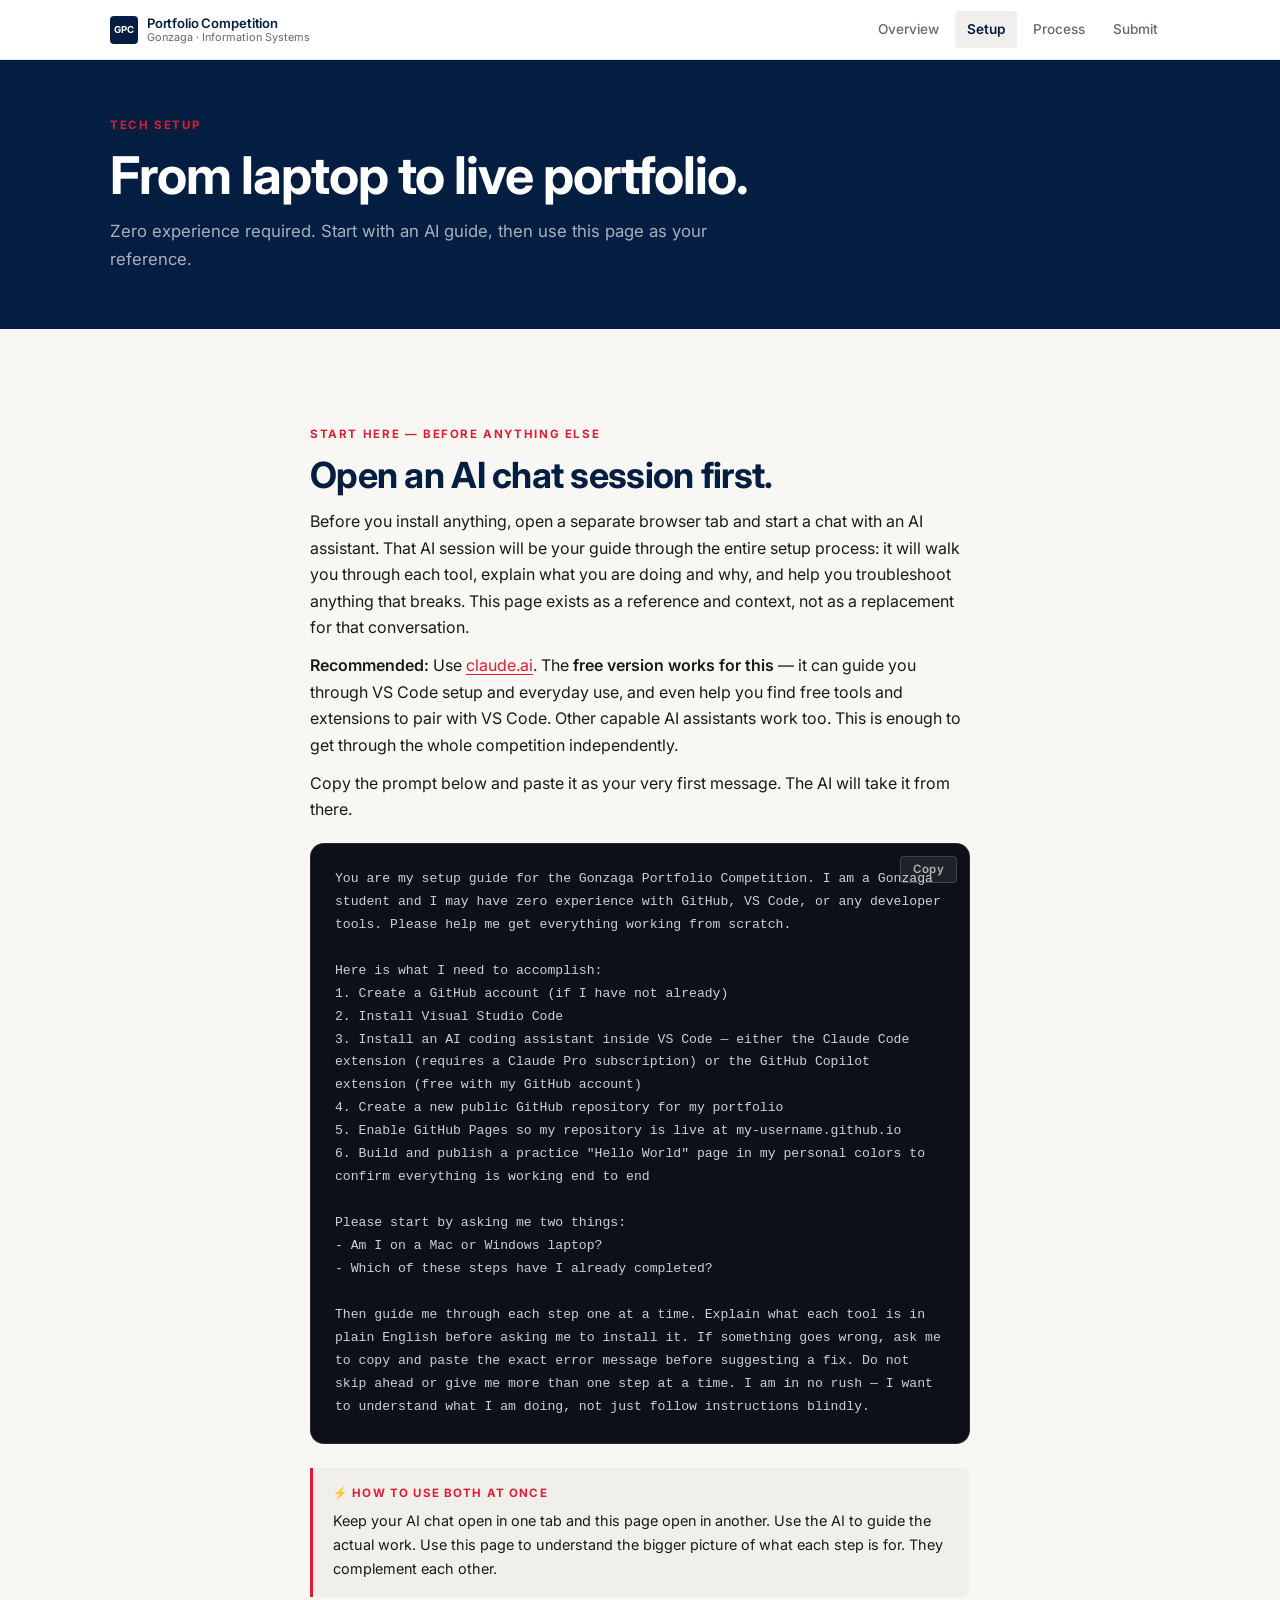
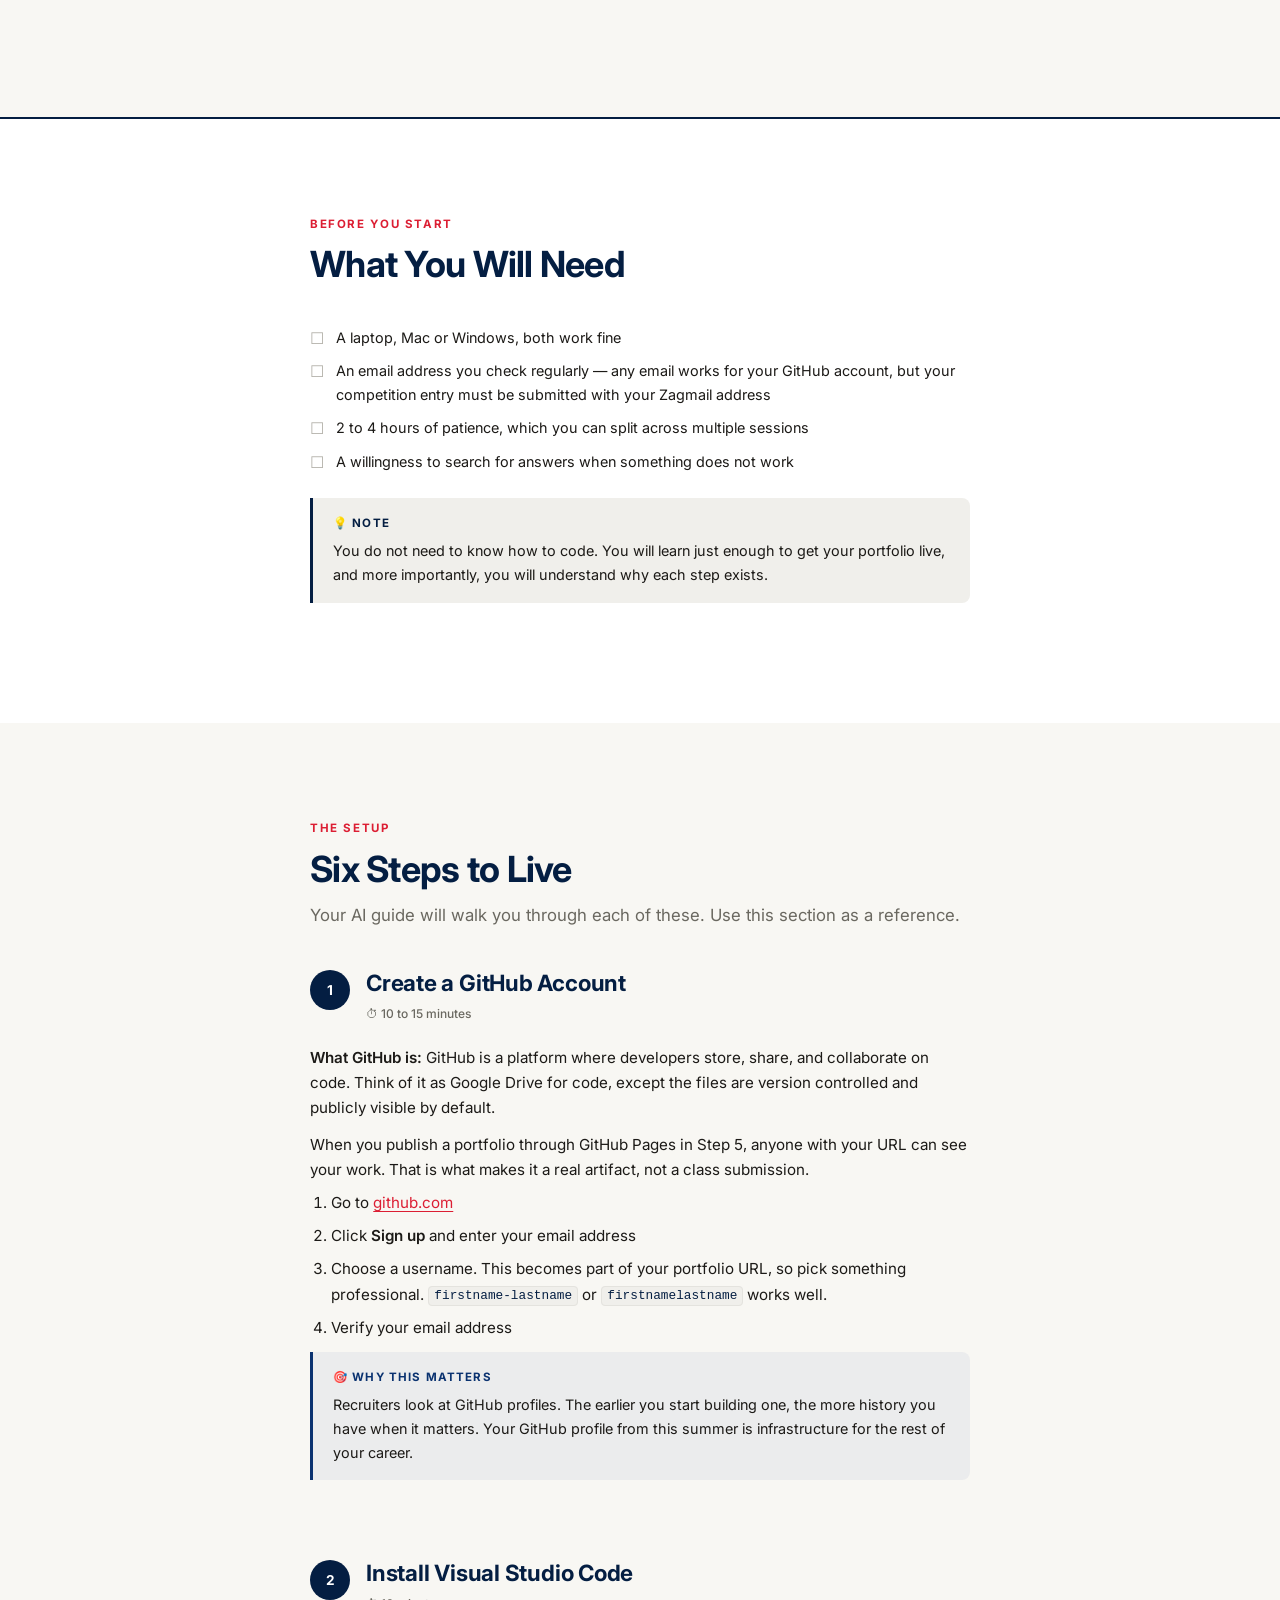
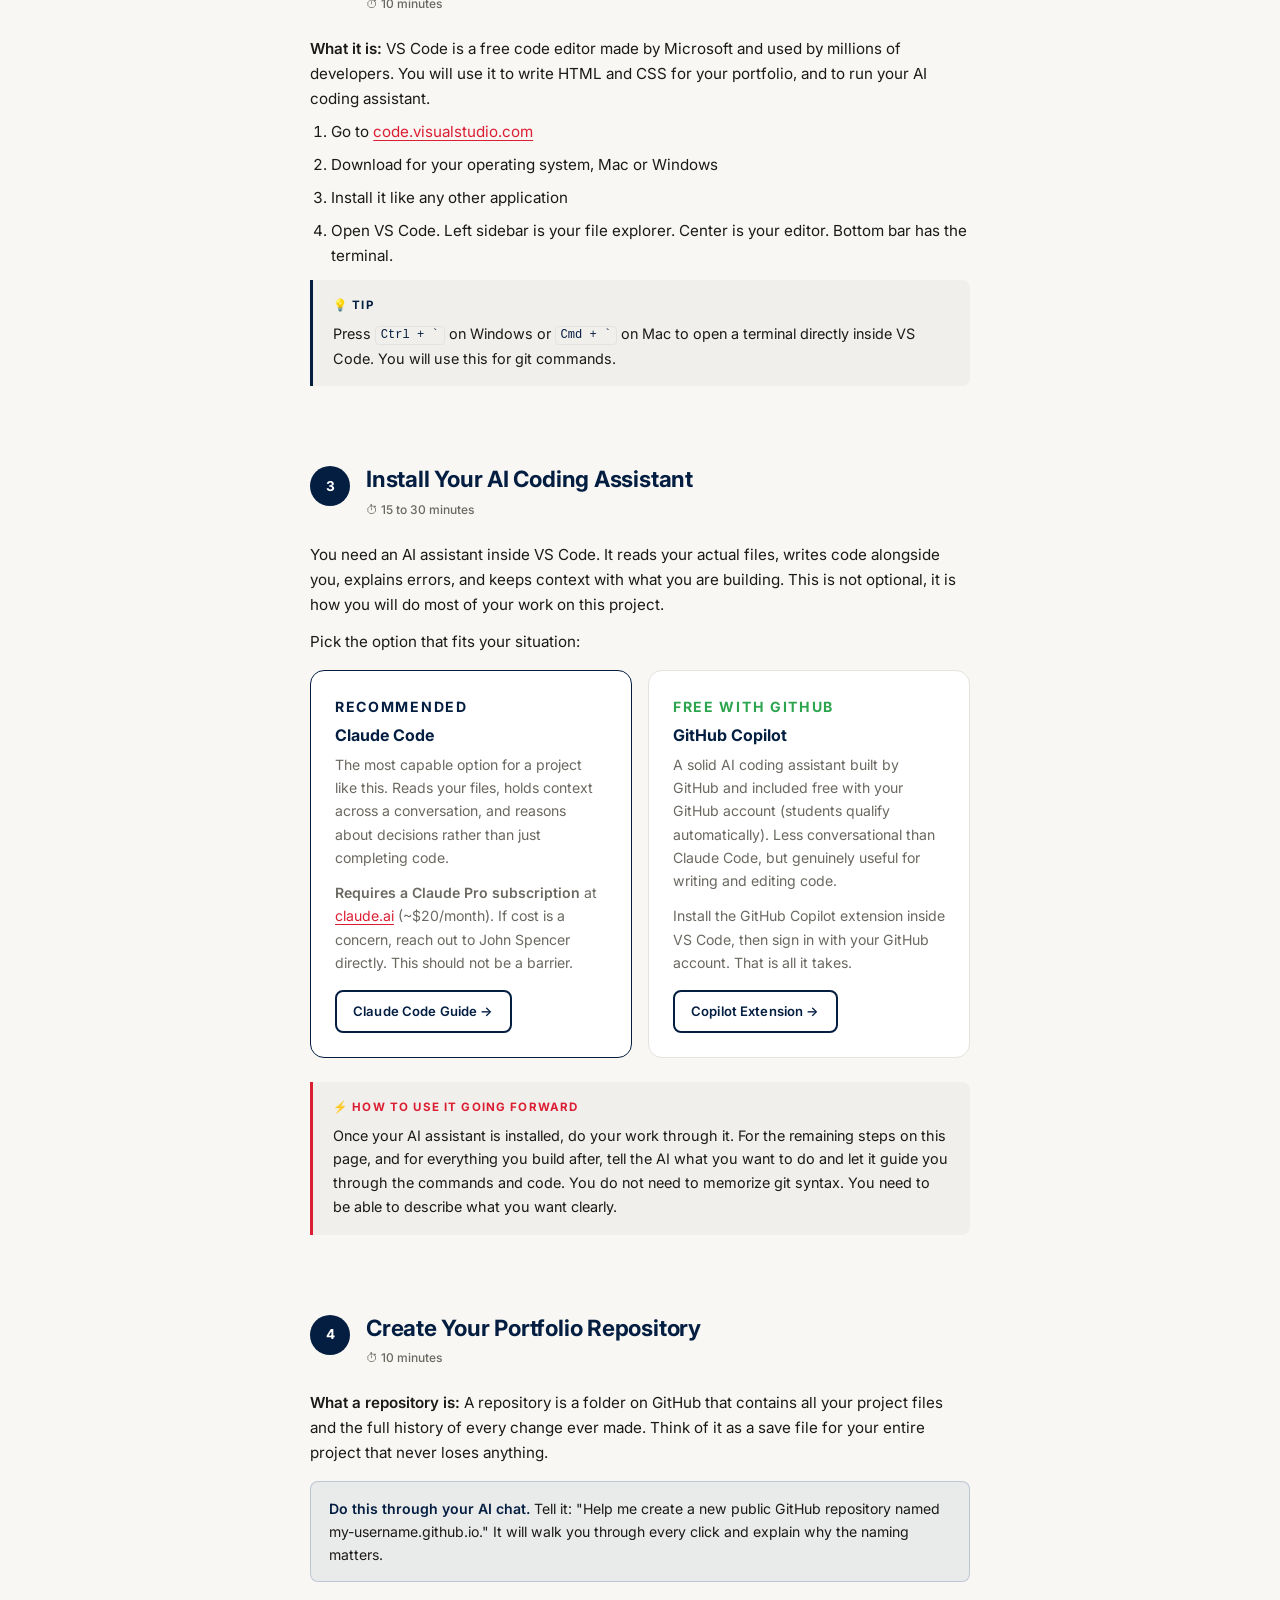
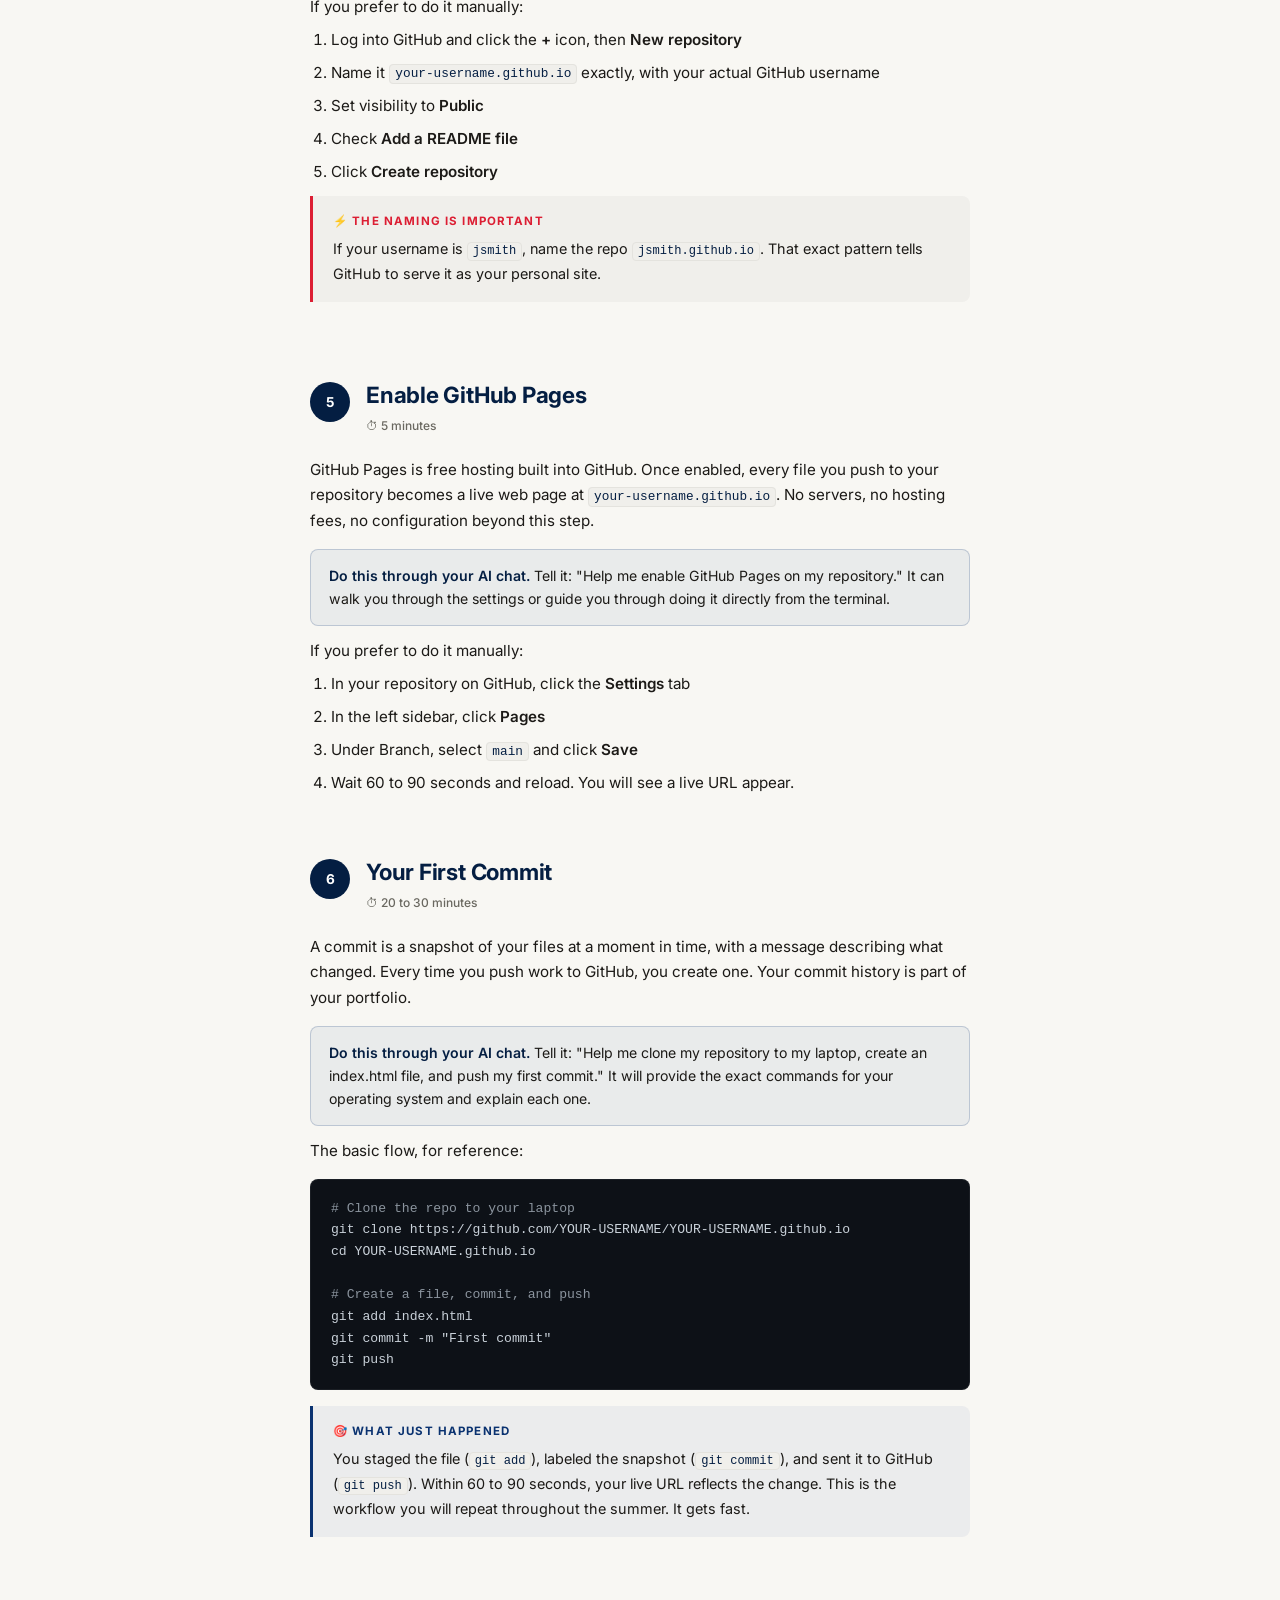
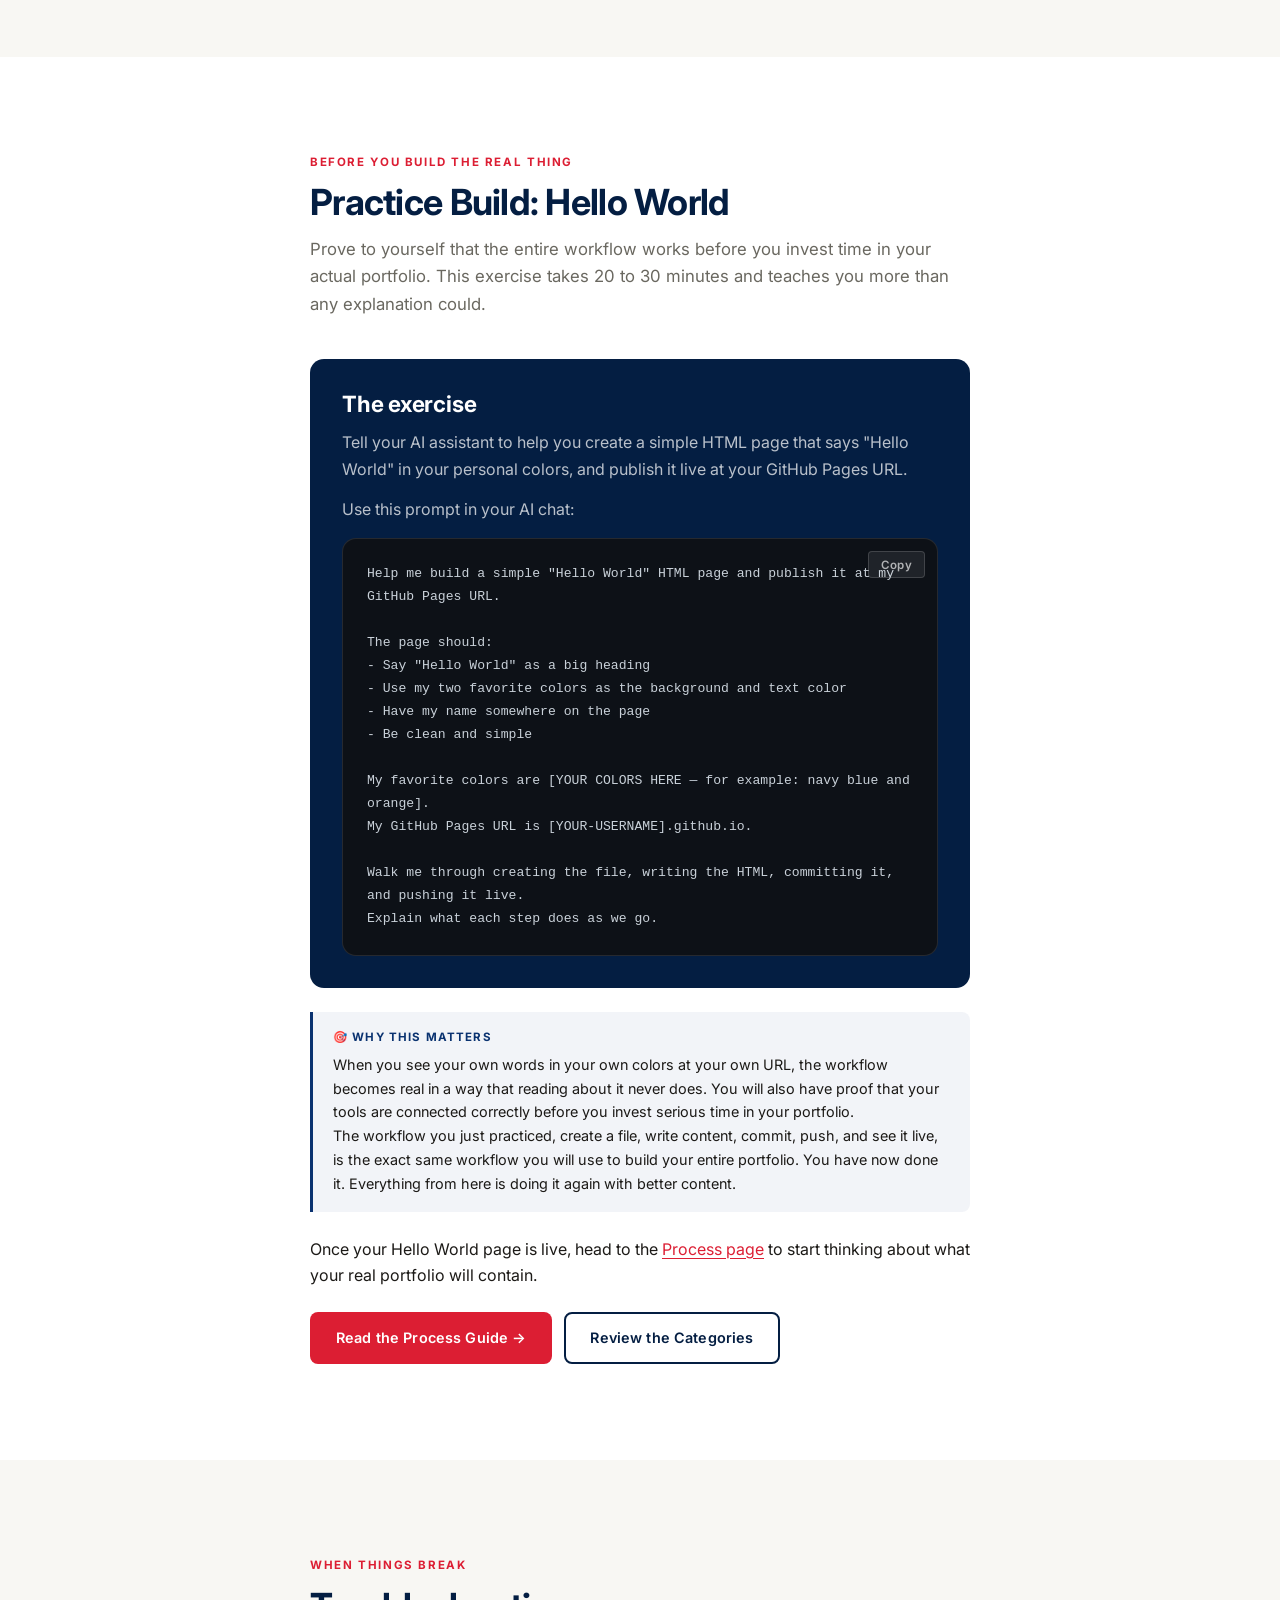
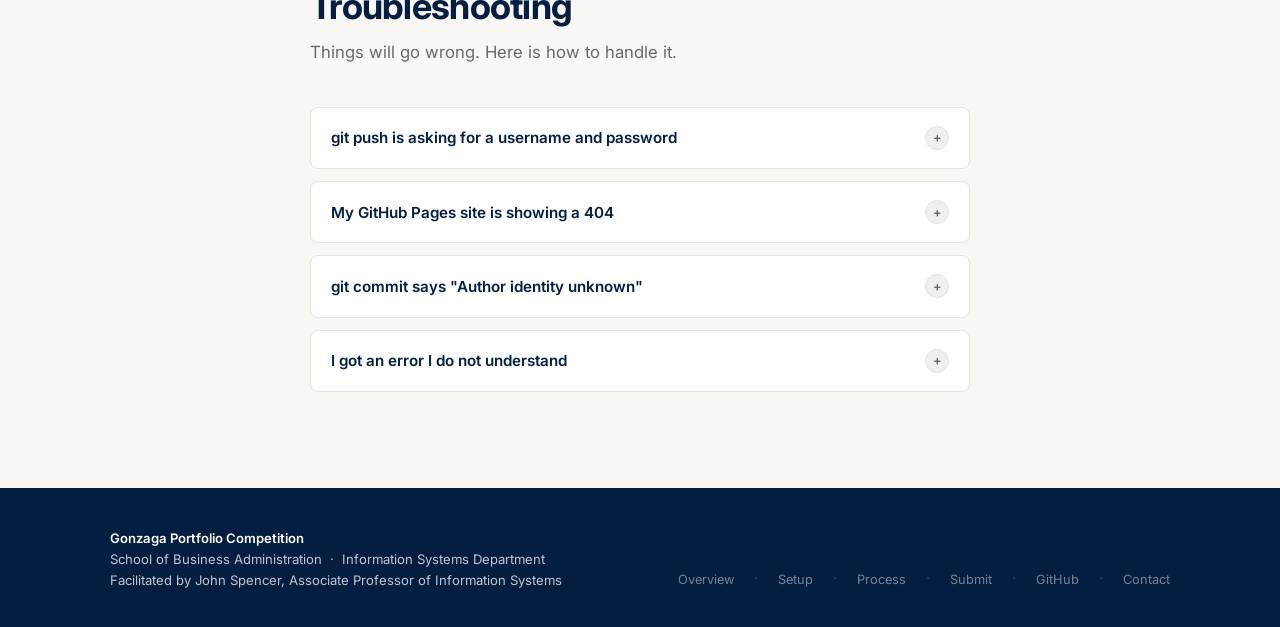
<file: setup.html>
<!DOCTYPE html>
<html lang="en">
<head>
  <meta charset="UTF-8">
  <meta name="viewport" content="width=device-width, initial-scale=1.0">
  <title>Tech Setup — Gonzaga Portfolio Competition</title>
  <meta name="description" content="From laptop to live portfolio. Start with an AI chat guide, then work through GitHub, VS Code, and GitHub Pages — zero experience required.">
  <link rel="preconnect" href="https://fonts.googleapis.com">
  <link rel="preconnect" href="https://fonts.gstatic.com" crossorigin>
  <link href="https://fonts.googleapis.com/css2?family=Inter:wght@400;500;600;700&display=swap" rel="stylesheet">
  <link rel="stylesheet" href="css/style.css">
  <style>
    .prompt-box {
      background: #0D1117;
      border: 1.5px solid rgba(255,255,255,.1);
      border-radius: var(--r-lg);
      padding: 1.5rem;
      position: relative;
      margin-top: 1.25rem;
    }
    .prompt-box pre {
      margin: 0;
      background: none;
      border: none;
      padding: 0;
      white-space: pre-wrap;
      word-break: break-word;
      font-size: .82rem;
      line-height: 1.75;
      color: #C9D1D9;
    }
    .copy-btn {
      position: absolute;
      top: .75rem;
      right: .75rem;
      background: rgba(255,255,255,.08);
      border: 1px solid rgba(255,255,255,.15);
      color: rgba(255,255,255,.65);
      font-family: var(--font);
      font-size: .72rem;
      font-weight: 600;
      letter-spacing: .04em;
      padding: .35rem .75rem;
      border-radius: var(--r-sm);
      cursor: pointer;
      transition: background .15s, color .15s;
    }
    .copy-btn:hover { background: rgba(255,255,255,.14); color: #fff; }
    .copy-btn.copied { background: rgba(43,179,163,.2); color: #5BC8C2; border-color: rgba(43,179,163,.3); }

    .option-grid {
      display: grid;
      grid-template-columns: 1fr;
      gap: 1rem;
      margin-top: 1rem;
    }
    @media (min-width: 600px) { .option-grid { grid-template-columns: repeat(2, 1fr); } }

    .option-card {
      border: 1.5px solid var(--gray-100);
      border-radius: var(--r-lg);
      padding: 1.5rem;
      background: var(--white);
    }
    .option-card.recommended { border-color: var(--navy); }
    .option-label {
      font-size: .68rem;
      font-weight: 700;
      letter-spacing: .12em;
      text-transform: uppercase;
      margin-bottom: .5rem;
    }
    .option-label.rec { color: var(--navy); }
    .option-label.free { color: #2DA44E; }
    .option-card h4 { font-size: 1rem; margin-bottom: .5rem; }
    .option-card p { font-size: .88rem; color: var(--gray-600); max-width: none; }
    .option-card .btn { margin-top: 1rem; font-size: .82rem; padding: .55rem 1rem; }

    .ai-callout {
      background: rgba(10,50,112,.06);
      border: 1.5px solid rgba(10,50,112,.2);
      border-radius: var(--r-md);
      padding: .9rem 1.1rem;
      margin-top: 1rem;
      font-size: .88rem;
    }
    .ai-callout strong { color: var(--navy); }

    .hello-world-box {
      background: var(--navy);
      border-radius: var(--r-lg);
      padding: 2rem;
      color: var(--white);
    }
    .hello-world-box h3 { color: var(--white); margin-bottom: .75rem; }
    .hello-world-box p { color: rgba(255,255,255,.72); max-width: none; margin-bottom: .75rem; }
    .hello-world-box .prompt-box { margin-top: 1rem; }
  </style>
</head>
<body>

<!-- ── Navigation ──────────────────────────────────────────── -->
<nav class="site-nav" aria-label="Site navigation">
  <div class="container nav-inner">
    <a href="index.html" class="nav-logo" aria-label="Gonzaga Portfolio Competition home">
      <div class="nav-logo-mark" aria-hidden="true"><span>GPC</span></div>
      <div class="nav-logo-text">
        Portfolio Competition
        <small>Gonzaga · Information Systems</small>
      </div>
    </a>
    <button class="nav-toggle" aria-expanded="false" aria-controls="nav-links" aria-label="Toggle navigation">
      <svg width="20" height="20" viewBox="0 0 20 20" fill="currentColor" aria-hidden="true">
        <path d="M2 5h16M2 10h16M2 15h16" stroke="currentColor" stroke-width="2" stroke-linecap="round" fill="none"/>
      </svg>
    </button>
    <ul class="nav-links" id="nav-links">
      <li><a href="index.html"   class="nav-link">Overview</a></li>
      <li><a href="setup.html"   class="nav-link" aria-current="page">Setup</a></li>
      <li><a href="process.html" class="nav-link">Process</a></li>
      <li><a href="submit.html"  class="nav-link">Submit</a></li>
    </ul>
  </div>
</nav>

<main id="main-content">

  <!-- ── Page Hero ─────────────────────────────────────────── -->
  <section class="page-hero">
    <div class="container">
      <span class="section-label">Tech Setup</span>
      <h1>From laptop to live portfolio.</h1>
      <p class="page-hero-sub">
        Zero experience required. Start with an AI guide, then use this page as your reference.
      </p>
    </div>
  </section>

  <!-- ── Step 0: Start Your AI Guide ──────────────────────── -->
  <section class="section section--cream" id="ai-guide" style="border-bottom: 2px solid var(--navy);">
    <div class="container-narrow">
      <span class="section-label">Start Here — Before Anything Else</span>
      <h2>Open an AI chat session first.</h2>
      <p class="mt-sm">
        Before you install anything, open a separate browser tab and start a chat with an AI assistant.
        That AI session will be your guide through the entire setup process: it will walk you through
        each tool, explain what you are doing and why, and help you troubleshoot anything that breaks.
        This page exists as a reference and context, not as a replacement for that conversation.
      </p>
      <p class="mt-sm">
        <strong>Recommended:</strong> Use <a href="https://claude.ai" target="_blank" rel="noopener">claude.ai</a>.
        The <strong>free version works for this</strong> — it can guide you through VS Code setup and
        everyday use, and even help you find free tools and extensions to pair with VS Code. Other
        capable AI assistants work too. This is enough to get through the whole competition independently.
      </p>
      <p class="mt-sm">
        Copy the prompt below and paste it as your very first message. The AI will take it from there.
      </p>

      <div class="prompt-box">
        <button class="copy-btn" id="copy-btn" onclick="copyPrompt()" aria-label="Copy prompt to clipboard">Copy</button>
        <pre id="bootstrap-prompt">You are my setup guide for the Gonzaga Portfolio Competition. I am a Gonzaga student and I may have zero experience with GitHub, VS Code, or any developer tools. Please help me get everything working from scratch.

Here is what I need to accomplish:
1. Create a GitHub account (if I have not already)
2. Install Visual Studio Code
3. Install an AI coding assistant inside VS Code — either the Claude Code extension (requires a Claude Pro subscription) or the GitHub Copilot extension (free with my GitHub account)
4. Create a new public GitHub repository for my portfolio
5. Enable GitHub Pages so my repository is live at my-username.github.io
6. Build and publish a practice "Hello World" page in my personal colors to confirm everything is working end to end

Please start by asking me two things:
- Am I on a Mac or Windows laptop?
- Which of these steps have I already completed?

Then guide me through each step one at a time. Explain what each tool is in plain English before asking me to install it. If something goes wrong, ask me to copy and paste the exact error message before suggesting a fix. Do not skip ahead or give me more than one step at a time. I am in no rush — I want to understand what I am doing, not just follow instructions blindly.</pre>
      </div>

      <div class="callout callout--tip mt-md">
        <div class="callout-label">⚡ How to use both at once</div>
        <p>
          Keep your AI chat open in one tab and this page open in another.
          Use the AI to guide the actual work. Use this page to understand the bigger picture
          of what each step is for. They complement each other.
        </p>
      </div>
    </div>
  </section>

  <!-- ── What You Will Need ────────────────────────────────── -->
  <section class="section" id="what-youll-need">
    <div class="container-narrow">
      <div class="section-header">
        <span class="section-label">Before You Start</span>
        <h2>What You Will Need</h2>
      </div>
      <ul class="checklist">
        <li>A laptop, Mac or Windows, both work fine</li>
        <li>An email address you check regularly — any email works for your GitHub account, but your competition entry must be submitted with your Zagmail address</li>
        <li>2 to 4 hours of patience, which you can split across multiple sessions</li>
        <li>A willingness to search for answers when something does not work</li>
      </ul>
      <div class="callout mt-md">
        <div class="callout-label">💡 Note</div>
        <p>
          You do not need to know how to code. You will learn just enough to get your portfolio live,
          and more importantly, you will understand why each step exists.
        </p>
      </div>
    </div>
  </section>

  <!-- ── Steps ─────────────────────────────────────────────── -->
  <section class="section section--cream" id="steps">
    <div class="container-narrow">
      <div class="section-header">
        <span class="section-label">The Setup</span>
        <h2>Six Steps to Live</h2>
        <p>Your AI guide will walk you through each of these. Use this section as a reference.</p>
      </div>

      <div class="steps">

        <!-- Step 1: GitHub Account -->
        <div class="step" id="step-1">
          <div class="step-header">
            <div class="step-num" aria-hidden="true">1</div>
            <div class="step-meta">
              <h3>Create a GitHub Account</h3>
              <span class="step-time">⏱ 10 to 15 minutes</span>
            </div>
          </div>
          <div class="step-body">
            <p>
              <strong>What GitHub is:</strong> GitHub is a platform where developers store, share, and
              collaborate on code. Think of it as Google Drive for code, except the files are
              version controlled and publicly visible by default.
            </p>
            <p>
              When you publish a portfolio through GitHub Pages in Step 5, anyone with
              your URL can see your work. That is what makes it a real artifact, not a class submission.
            </p>
            <ol>
              <li>Go to <a href="https://github.com" target="_blank" rel="noopener">github.com</a></li>
              <li>Click <strong>Sign up</strong> and enter your email address</li>
              <li>Choose a username. This becomes part of your portfolio URL, so pick something professional. <code>firstname-lastname</code> or <code>firstnamelastname</code> works well.</li>
              <li>Verify your email address</li>
            </ol>
            <div class="callout callout--story mt-sm">
              <div class="callout-label">🎯 Why this matters</div>
              <p>
                Recruiters look at GitHub profiles. The earlier you start building one, the more
                history you have when it matters. Your GitHub profile from this summer is infrastructure
                for the rest of your career.
              </p>
            </div>
          </div>
        </div>

        <!-- Step 2: VS Code -->
        <div class="step" id="step-2">
          <div class="step-header">
            <div class="step-num" aria-hidden="true">2</div>
            <div class="step-meta">
              <h3>Install Visual Studio Code</h3>
              <span class="step-time">⏱ 10 minutes</span>
            </div>
          </div>
          <div class="step-body">
            <p>
              <strong>What it is:</strong> VS Code is a free code editor made by Microsoft and used
              by millions of developers. You will use it to write HTML and CSS for your portfolio,
              and to run your AI coding assistant.
            </p>
            <ol>
              <li>Go to <a href="https://code.visualstudio.com" target="_blank" rel="noopener">code.visualstudio.com</a></li>
              <li>Download for your operating system, Mac or Windows</li>
              <li>Install it like any other application</li>
              <li>Open VS Code. Left sidebar is your file explorer. Center is your editor. Bottom bar has the terminal.</li>
            </ol>
            <div class="callout mt-sm">
              <div class="callout-label">💡 Tip</div>
              <p>
                Press <code>Ctrl + `</code> on Windows or <code>Cmd + `</code> on Mac to open a terminal
                directly inside VS Code. You will use this for git commands.
              </p>
            </div>
          </div>
        </div>

        <!-- Step 3: AI Assistant — Option A or B -->
        <div class="step" id="step-3">
          <div class="step-header">
            <div class="step-num" aria-hidden="true">3</div>
            <div class="step-meta">
              <h3>Install Your AI Coding Assistant</h3>
              <span class="step-time">⏱ 15 to 30 minutes</span>
            </div>
          </div>
          <div class="step-body">
            <p>
              You need an AI assistant inside VS Code. It reads your actual files, writes code
              alongside you, explains errors, and keeps context with what you are building.
              This is not optional, it is how you will do most of your work on this project.
            </p>
            <p>Pick the option that fits your situation:</p>

            <div class="option-grid">
              <div class="option-card recommended">
                <p class="option-label rec">Recommended</p>
                <h4>Claude Code</h4>
                <p>
                  The most capable option for a project like this. Reads your files, holds
                  context across a conversation, and reasons about decisions rather than just
                  completing code.
                </p>
                <p>
                  <strong>Requires a Claude Pro subscription</strong> at
                  <a href="https://claude.ai" target="_blank" rel="noopener">claude.ai</a>
                  (~$20/month). If cost is a concern, reach out to John Spencer directly.
                  This should not be a barrier.
                </p>
                <!-- TODO: Replace href with link to John's existing Claude Code instructions repo once available -->
                <a href="#" class="btn btn--secondary" aria-label="Claude Code installation guide (link coming soon)">Claude Code Guide →</a>
              </div>

              <div class="option-card">
                <p class="option-label free">Free with GitHub</p>
                <h4>GitHub Copilot</h4>
                <p>
                  A solid AI coding assistant built by GitHub and included free with your
                  GitHub account (students qualify automatically). Less conversational than
                  Claude Code, but genuinely useful for writing and editing code.
                </p>
                <p>
                  Install the GitHub Copilot extension inside VS Code, then sign in with
                  your GitHub account. That is all it takes.
                </p>
                <a href="https://marketplace.visualstudio.com/items?itemName=GitHub.copilot" target="_blank" rel="noopener" class="btn btn--secondary">Copilot Extension →</a>
              </div>
            </div>

            <div class="callout callout--tip mt-md">
              <div class="callout-label">⚡ How to use it going forward</div>
              <p>
                Once your AI assistant is installed, do your work through it. For the remaining
                steps on this page, and for everything you build after, tell the AI what you
                want to do and let it guide you through the commands and code. You do not need
                to memorize git syntax. You need to be able to describe what you want clearly.
              </p>
            </div>
          </div>
        </div>

        <!-- Step 4: Create Repo -->
        <div class="step" id="step-4">
          <div class="step-header">
            <div class="step-num" aria-hidden="true">4</div>
            <div class="step-meta">
              <h3>Create Your Portfolio Repository</h3>
              <span class="step-time">⏱ 10 minutes</span>
            </div>
          </div>
          <div class="step-body">
            <p>
              <strong>What a repository is:</strong> A repository is a folder on GitHub that
              contains all your project files and the full history of every change ever made.
              Think of it as a save file for your entire project that never loses anything.
            </p>
            <div class="ai-callout">
              <strong>Do this through your AI chat.</strong> Tell it: "Help me create a new
              public GitHub repository named my-username.github.io." It will walk you through
              every click and explain why the naming matters.
            </div>
            <p class="mt-sm">If you prefer to do it manually:</p>
            <ol>
              <li>Log into GitHub and click the <strong>+</strong> icon, then <strong>New repository</strong></li>
              <li>Name it <code>your-username.github.io</code> exactly, with your actual GitHub username</li>
              <li>Set visibility to <strong>Public</strong></li>
              <li>Check <strong>Add a README file</strong></li>
              <li>Click <strong>Create repository</strong></li>
            </ol>
            <div class="callout callout--tip mt-sm">
              <div class="callout-label">⚡ The naming is important</div>
              <p>
                If your username is <code>jsmith</code>, name the repo <code>jsmith.github.io</code>.
                That exact pattern tells GitHub to serve it as your personal site.
              </p>
            </div>
          </div>
        </div>

        <!-- Step 5: GitHub Pages -->
        <div class="step" id="step-5">
          <div class="step-header">
            <div class="step-num" aria-hidden="true">5</div>
            <div class="step-meta">
              <h3>Enable GitHub Pages</h3>
              <span class="step-time">⏱ 5 minutes</span>
            </div>
          </div>
          <div class="step-body">
            <p>
              GitHub Pages is free hosting built into GitHub. Once enabled, every file you push
              to your repository becomes a live web page at <code>your-username.github.io</code>.
              No servers, no hosting fees, no configuration beyond this step.
            </p>
            <div class="ai-callout">
              <strong>Do this through your AI chat.</strong> Tell it: "Help me enable GitHub Pages
              on my repository." It can walk you through the settings or guide you through doing it
              directly from the terminal.
            </div>
            <p class="mt-sm">If you prefer to do it manually:</p>
            <ol>
              <li>In your repository on GitHub, click the <strong>Settings</strong> tab</li>
              <li>In the left sidebar, click <strong>Pages</strong></li>
              <li>Under Branch, select <code>main</code> and click <strong>Save</strong></li>
              <li>Wait 60 to 90 seconds and reload. You will see a live URL appear.</li>
            </ol>
          </div>
        </div>

        <!-- Step 6: First Commit -->
        <div class="step" id="step-6">
          <div class="step-header">
            <div class="step-num" aria-hidden="true">6</div>
            <div class="step-meta">
              <h3>Your First Commit</h3>
              <span class="step-time">⏱ 20 to 30 minutes</span>
            </div>
          </div>
          <div class="step-body">
            <p>
              A commit is a snapshot of your files at a moment in time, with a message describing
              what changed. Every time you push work to GitHub, you create one. Your commit history
              is part of your portfolio.
            </p>
            <div class="ai-callout">
              <strong>Do this through your AI chat.</strong> Tell it: "Help me clone my repository
              to my laptop, create an index.html file, and push my first commit." It will provide
              the exact commands for your operating system and explain each one.
            </div>
            <p class="mt-sm">The basic flow, for reference:</p>
            <pre><code><span class="code-comment"># Clone the repo to your laptop</span>
git clone https://github.com/YOUR-USERNAME/YOUR-USERNAME.github.io
cd YOUR-USERNAME.github.io

<span class="code-comment"># Create a file, commit, and push</span>
git add index.html
git commit -m "First commit"
git push</code></pre>
            <div class="callout callout--story mt-sm">
              <div class="callout-label">🎯 What just happened</div>
              <p>
                You staged the file (<code>git add</code>), labeled the snapshot
                (<code>git commit</code>), and sent it to GitHub (<code>git push</code>).
                Within 60 to 90 seconds, your live URL reflects the change.
                This is the workflow you will repeat throughout the summer. It gets fast.
              </p>
            </div>
          </div>
        </div>

      </div><!-- /steps -->
    </div>
  </section>

  <!-- ── Step 7: Hello World Practice ─────────────────────── -->
  <section class="section" id="practice">
    <div class="container-narrow">
      <div class="section-header">
        <span class="section-label">Before You Build the Real Thing</span>
        <h2>Practice Build: Hello World</h2>
        <p>
          Prove to yourself that the entire workflow works before you invest time in your
          actual portfolio. This exercise takes 20 to 30 minutes and teaches you more than
          any explanation could.
        </p>
      </div>

      <div class="hello-world-box">
        <h3>The exercise</h3>
        <p>
          Tell your AI assistant to help you create a simple HTML page that says "Hello World"
          in your personal colors, and publish it live at your GitHub Pages URL.
        </p>
        <p>Use this prompt in your AI chat:</p>
        <div class="prompt-box">
          <button class="copy-btn" id="copy-btn-2" onclick="copyPrompt2()" aria-label="Copy practice prompt">Copy</button>
          <pre id="practice-prompt">Help me build a simple "Hello World" HTML page and publish it at my GitHub Pages URL.

The page should:
- Say "Hello World" as a big heading
- Use my two favorite colors as the background and text color
- Have my name somewhere on the page
- Be clean and simple

My favorite colors are [YOUR COLORS HERE — for example: navy blue and orange].
My GitHub Pages URL is [YOUR-USERNAME].github.io.

Walk me through creating the file, writing the HTML, committing it, and pushing it live.
Explain what each step does as we go.</pre>
        </div>
      </div>

      <div class="callout callout--story mt-md">
        <div class="callout-label">🎯 Why this matters</div>
        <p>
          When you see your own words in your own colors at your own URL, the workflow becomes
          real in a way that reading about it never does. You will also have proof that your
          tools are connected correctly before you invest serious time in your portfolio.
        </p>
        <p>
          The workflow you just practiced, create a file, write content, commit, push, and see
          it live, is the exact same workflow you will use to build your entire portfolio.
          You have now done it. Everything from here is doing it again with better content.
        </p>
      </div>

      <p class="mt-md">
        Once your Hello World page is live, head to the
        <a href="process.html">Process page</a> to start thinking about what your real portfolio will contain.
      </p>
      <div class="hero-cta mt-md">
        <a href="process.html" class="btn btn--primary">Read the Process Guide →</a>
        <a href="index.html#categories" class="btn btn--secondary">Review the Categories</a>
      </div>
    </div>
  </section>

  <!-- ── Troubleshooting ────────────────────────────────────── -->
  <section class="section section--cream" id="troubleshooting">
    <div class="container-narrow">
      <div class="section-header">
        <span class="section-label">When Things Break</span>
        <h2>Troubleshooting</h2>
        <p>Things will go wrong. Here is how to handle it.</p>
      </div>

      <div class="faq-list">

        <details class="faq-item">
          <summary class="faq-q">
            <span>git push is asking for a username and password</span>
            <span class="faq-icon" aria-hidden="true">+</span>
          </summary>
          <div class="faq-a">
            <p>
              GitHub no longer accepts passwords over HTTPS. You need a Personal Access Token
              or SSH authentication. Tell your AI assistant: "git push is asking for a password
              and failing. Help me fix this." It will walk you through the right solution for
              your operating system.
            </p>
          </div>
        </details>

        <details class="faq-item">
          <summary class="faq-q">
            <span>My GitHub Pages site is showing a 404</span>
            <span class="faq-icon" aria-hidden="true">+</span>
          </summary>
          <div class="faq-a">
            <p>Two likely causes:</p>
            <ul>
              <li><strong>Pages is not enabled.</strong> Check Settings → Pages and confirm the branch is set to <code>main</code>.</li>
              <li><strong>No index.html file.</strong> GitHub Pages looks for a file named exactly <code>index.html</code> in your repo root. If it does not exist, you get a 404.</li>
            </ul>
            <p>Wait 2 to 3 minutes after any change, then force refresh your browser with <code>Cmd + Shift + R</code> on Mac or <code>Ctrl + Shift + R</code> on Windows.</p>
          </div>
        </details>

        <details class="faq-item">
          <summary class="faq-q">
            <span>git commit says "Author identity unknown"</span>
            <span class="faq-icon" aria-hidden="true">+</span>
          </summary>
          <div class="faq-a">
            <p>Git does not know who you are yet. Run these two commands in your terminal:</p>
            <pre><code>git config --global user.email "you@example.com"
git config --global user.name "Your Name"</code></pre>
            <p>Use the same email address as your GitHub account, then run your commit again.</p>
          </div>
        </details>

        <details class="faq-item">
          <summary class="faq-q">
            <span>I got an error I do not understand</span>
            <span class="faq-icon" aria-hidden="true">+</span>
          </summary>
          <div class="faq-a">
            <p>Copy the exact error message. Then:</p>
            <ol>
              <li><strong>Paste it to your AI assistant.</strong> Say "I was doing X and got this error" and include the full error text. It will diagnose and fix it.</li>
              <li><strong>Search the exact error text.</strong> You are almost certainly not the first person to hit this. Stack Overflow and GitHub Docs are excellent resources.</li>
            </ol>
            <p>
              Diagnosing an error you have never seen before is exactly what employers pay people to do.
              You are doing real work right now.
            </p>
          </div>
        </details>

      </div>
    </div>
  </section>

</main>

<!-- ── Footer ────────────────────────────────────────────────── -->
<footer class="site-footer">
  <div class="container footer-inner">
    <div class="footer-brand">
      <strong>Gonzaga Portfolio Competition</strong><br>
      School of Business Administration &nbsp;·&nbsp; Information Systems Department<br>
      Facilitated by John Spencer, Associate Professor of Information Systems
    </div>
    <nav aria-label="Footer navigation">
      <ul class="footer-links">
        <li><a href="index.html">Overview</a></li>
        <li class="footer-divider" aria-hidden="true">·</li>
        <li><a href="setup.html">Setup</a></li>
        <li class="footer-divider" aria-hidden="true">·</li>
        <li><a href="process.html">Process</a></li>
        <li class="footer-divider" aria-hidden="true">·</li>
        <li><a href="submit.html">Submit</a></li>
        <li class="footer-divider" aria-hidden="true">·</li>
        <li><a href="#" aria-label="GitHub repository (link coming soon)">GitHub</a></li>
        <li class="footer-divider" aria-hidden="true">·</li>
        <!-- TODO: Replace with actual contact email -->
        <li><a href="mailto:TBD@gonzaga.edu">Contact</a></li>
      </ul>
    </nav>
  </div>
</footer>

<script>
  // Mobile nav toggle
  const toggle = document.querySelector('.nav-toggle');
  const links  = document.getElementById('nav-links');
  if (toggle && links) {
    toggle.addEventListener('click', () => {
      const open = links.classList.toggle('open');
      toggle.setAttribute('aria-expanded', open);
    });
  }

  // Copy prompt button
  function copyPrompt() {
    const text = document.getElementById('bootstrap-prompt').textContent;
    navigator.clipboard.writeText(text).then(() => {
      const btn = document.getElementById('copy-btn');
      btn.textContent = 'Copied!';
      btn.classList.add('copied');
      setTimeout(() => { btn.textContent = 'Copy'; btn.classList.remove('copied'); }, 2000);
    });
  }

  function copyPrompt2() {
    const text = document.getElementById('practice-prompt').textContent;
    navigator.clipboard.writeText(text).then(() => {
      const btn = document.getElementById('copy-btn-2');
      btn.textContent = 'Copied!';
      btn.classList.add('copied');
      setTimeout(() => { btn.textContent = 'Copy'; btn.classList.remove('copied'); }, 2000);
    });
  }
</script>
</body>
</html>
</file>
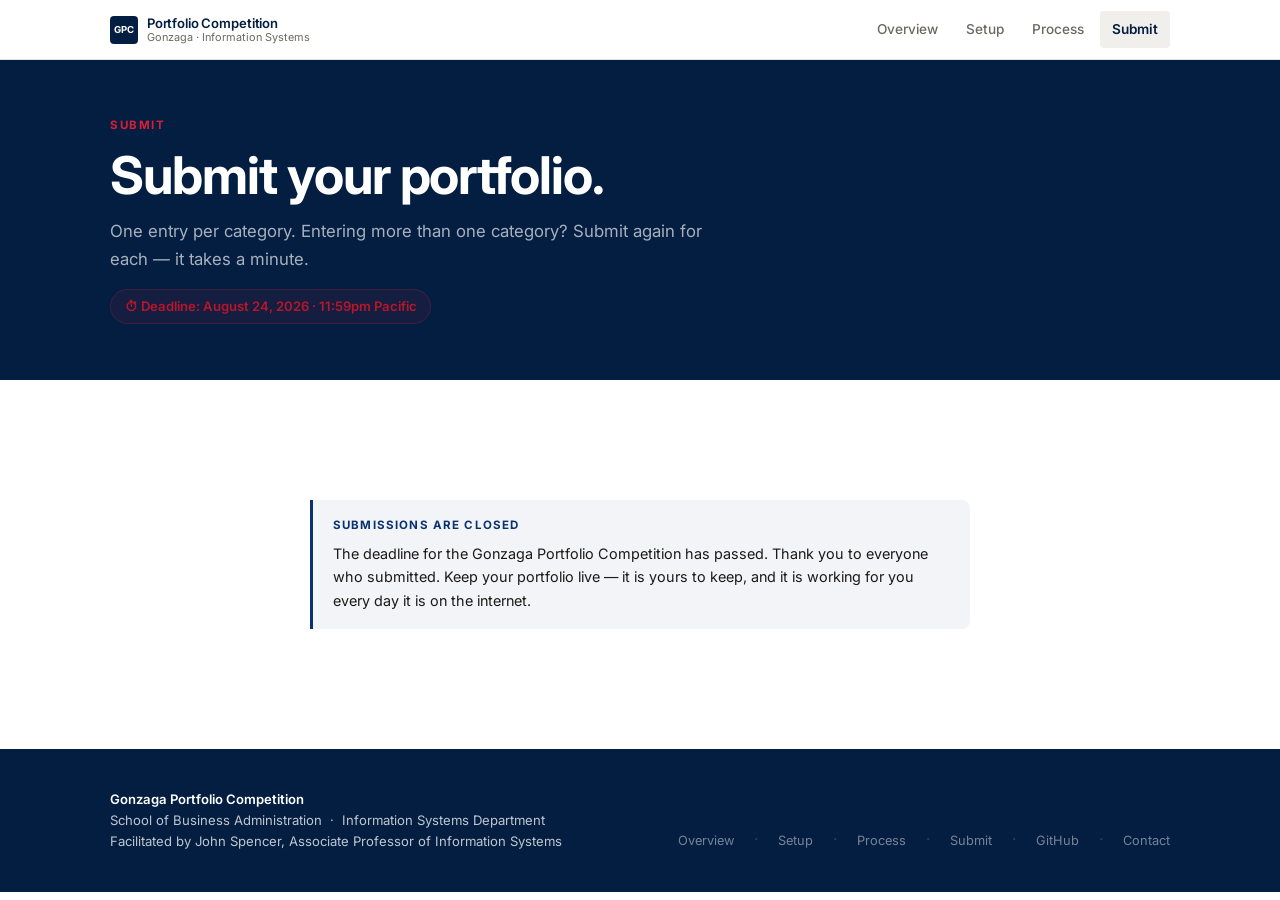
<file: submit.html>
<!DOCTYPE html>
<html lang="en">
<head>
  <meta charset="UTF-8">
  <meta name="viewport" content="width=device-width, initial-scale=1.0">
  <title>Submit Your Portfolio — Gonzaga Portfolio Competition</title>
  <meta name="description" content="Submit your portfolio to the Gonzaga Portfolio Competition. Deadline: August 24, 2026. One category per entry — submit again for each additional category.">
  <link rel="preconnect" href="https://fonts.googleapis.com">
  <link rel="preconnect" href="https://fonts.gstatic.com" crossorigin>
  <link href="https://fonts.googleapis.com/css2?family=Inter:wght@400;500;600;700&display=swap" rel="stylesheet">
  <link rel="stylesheet" href="css/style.css">
  <style>
    .form-card {
      background: var(--white);
      border: 1.5px solid var(--gray-100);
      border-radius: var(--r-lg);
      padding: 2rem;
      box-shadow: var(--shadow-sm);
    }
    @media (min-width: 600px) { .form-card { padding: 2.5rem; } }

    .field { margin-bottom: 1.5rem; }
    .field > label {
      display: block;
      font-weight: 600;
      color: var(--navy);
      font-size: .95rem;
      margin-bottom: .4rem;
    }
    .field .req { color: var(--red); }
    .field .hint { display: block; font-weight: 400; color: var(--gray-600); font-size: .85rem; margin-top: .15rem; }

    .field input[type="text"],
    .field input[type="email"],
    .field input[type="url"],
    .field textarea {
      width: 100%;
      font-family: var(--font);
      font-size: 1rem;
      color: var(--text);
      background: var(--white);
      border: 1.5px solid var(--gray-300);
      border-radius: var(--r-md);
      padding: .7rem .85rem;
      transition: border-color var(--ease), box-shadow var(--ease);
    }
    .field textarea { min-height: 140px; resize: vertical; line-height: 1.6; }
    .field input:focus,
    .field textarea:focus {
      outline: none;
      border-color: var(--navy);
      box-shadow: 0 0 0 3px rgba(10,50,112,.12);
    }

    /* Category radio cards */
    .radio-group { display: grid; grid-template-columns: 1fr; gap: .6rem; }
    @media (min-width: 560px) { .radio-group { grid-template-columns: 1fr 1fr; } }
    .radio-card { position: relative; }
    .radio-card input {
      position: absolute; opacity: 0; width: 0; height: 0;
    }
    .radio-card label {
      display: block;
      border: 1.5px solid var(--gray-300);
      border-radius: var(--r-md);
      padding: .85rem 1rem;
      cursor: pointer;
      transition: border-color var(--ease), background var(--ease), box-shadow var(--ease);
    }
    .radio-card label .rc-title { font-weight: 700; color: var(--navy); display: block; }
    .radio-card label .rc-desc { font-size: .82rem; color: var(--gray-600); display: block; margin-top: .1rem; }
    .radio-card label:hover { border-color: var(--navy-mid); }
    .radio-card input:checked + label {
      border-color: var(--red);
      background: rgba(220,30,51,.04);
      box-shadow: 0 0 0 2px rgba(220,30,51,.15);
    }
    .radio-card input:focus-visible + label { box-shadow: 0 0 0 3px rgba(10,50,112,.18); }

    .form-error {
      display: none;
      background: rgba(220,30,51,.07);
      border: 1.5px solid rgba(220,30,51,.3);
      color: var(--red-dk);
      border-radius: var(--r-md);
      padding: .75rem 1rem;
      font-size: .9rem;
      margin-bottom: 1.25rem;
    }
    .form-error.show { display: block; }

    .submit-row { display: flex; align-items: center; gap: 1rem; flex-wrap: wrap; margin-top: 1.75rem; }
    .btn[disabled] { opacity: .55; cursor: not-allowed; }

    /* Success + closed panels */
    .result-panel { display: none; }
    .result-panel.show { display: block; }
    .success-box {
      background: var(--navy);
      color: var(--white);
      border-radius: var(--r-lg);
      padding: 2.5rem 2rem;
      text-align: center;
    }
    .success-box h2 { color: var(--white); }
    .success-box p { color: rgba(255,255,255,.78); max-width: 52ch; margin: .75rem auto 0; }
    .success-box .btn { margin-top: 1.5rem; }

    .deadline-chip {
      display: inline-flex; align-items: center; gap: .5rem;
      background: rgba(220,30,51,.08);
      color: var(--red-dk);
      border: 1px solid rgba(220,30,51,.2);
      border-radius: 999px;
      font-size: .82rem; font-weight: 600;
      padding: .35rem .85rem;
      margin-top: 1rem;
    }
  </style>
</head>
<body>

<!-- ── Navigation ──────────────────────────────────────────── -->
<nav class="site-nav" aria-label="Site navigation">
  <div class="container nav-inner">
    <a href="index.html" class="nav-logo" aria-label="Gonzaga Portfolio Competition home">
      <div class="nav-logo-mark" aria-hidden="true"><span>GPC</span></div>
      <div class="nav-logo-text">
        Portfolio Competition
        <small>Gonzaga · Information Systems</small>
      </div>
    </a>
    <button class="nav-toggle" aria-expanded="false" aria-controls="nav-links" aria-label="Toggle navigation">
      <svg width="20" height="20" viewBox="0 0 20 20" fill="currentColor" aria-hidden="true">
        <path d="M2 5h16M2 10h16M2 15h16" stroke="currentColor" stroke-width="2" stroke-linecap="round" fill="none"/>
      </svg>
    </button>
    <ul class="nav-links" id="nav-links">
      <li><a href="index.html"   class="nav-link">Overview</a></li>
      <li><a href="setup.html"   class="nav-link">Setup</a></li>
      <li><a href="process.html" class="nav-link">Process</a></li>
      <li><a href="submit.html"  class="nav-link" aria-current="page">Submit</a></li>
    </ul>
  </div>
</nav>

<main id="main-content">

  <!-- ── Page Hero ─────────────────────────────────────────── -->
  <section class="page-hero">
    <div class="container">
      <span class="section-label">Submit</span>
      <h1>Submit your portfolio.</h1>
      <p class="page-hero-sub">
        One entry per category. Entering more than one category? Submit again for each — it takes a minute.
      </p>
      <span class="deadline-chip">⏱ Deadline: August 24, 2026 · 11:59pm Pacific</span>
    </div>
  </section>

  <!-- ── Form ──────────────────────────────────────────────── -->
  <section class="section" id="submit">
    <div class="container-narrow">

      <!-- Closed notice (shown by JS after the deadline) -->
      <div class="result-panel" id="closed-panel">
        <div class="callout callout--story">
          <div class="callout-label">Submissions are closed</div>
          <p>
            The deadline for the Gonzaga Portfolio Competition has passed. Thank you to everyone who
            submitted. Keep your portfolio live — it is yours to keep, and it is working for you every
            day it is on the internet.
          </p>
        </div>
      </div>

      <!-- Success (shown by JS after a successful submit) -->
      <div class="result-panel" id="success-panel">
        <div class="success-box">
          <h2>You're in. ✓</h2>
          <p id="success-msg">
            Your entry has been recorded. You'll be contacted at the email you provided if there's
            anything else we need.
          </p>
          <p>Entering another category? Submit again. Re-submitting the same category updates that entry.</p>
          <a href="submit.html" class="btn btn--white">Submit another entry →</a>
        </div>
      </div>

      <!-- The form -->
      <div id="form-wrap">
        <div class="callout" style="margin-bottom:1.25rem;">
          <div class="callout-label">💡 How submissions work</div>
          <p>
            You can submit up to four entries — one per category. Submitting again in the same category
            will <strong>replace</strong> your previous entry for that category.
          </p>
        </div>
        <div class="form-card">
          <div class="form-error" id="form-error" role="alert"></div>

          <form id="submit-form" novalidate>
            <div class="field">
              <label for="f-name">Full name <span class="req" aria-hidden="true">*</span></label>
              <input type="text" id="f-name" name="name" autocomplete="name" required maxlength="200">
            </div>

            <div class="field">
              <label for="f-email">Email address <span class="req" aria-hidden="true">*</span>
                <span class="hint">Use your Zagmail address (@zagmail.gonzaga.edu)</span>
              </label>
              <input type="email" id="f-email" name="email" autocomplete="email" required maxlength="300">
            </div>

            <div class="field">
              <label for="f-url">Portfolio link <span class="req" aria-hidden="true">*</span>
                <span class="hint">Your portfolio URL must start with https:// — e.g. https://your-username.github.io</span>
              </label>
              <input type="url" id="f-url" name="portfolio_url" placeholder="https://" required maxlength="500">
            </div>

            <div class="field">
              <label id="cat-label">Category for this entry <span class="req" aria-hidden="true">*</span>
                <span class="hint">Pick the one this portfolio is competing in. Submit again for others.</span>
              </label>
              <div class="radio-group" role="radiogroup" aria-labelledby="cat-label">
                <div class="radio-card">
                  <input type="radio" id="cat-business" name="category" value="business">
                  <label for="cat-business">
                    <span class="rc-title">Business</span>
                    <span class="rc-desc">Internship or client work, professional deliverables.</span>
                  </label>
                </div>
                <div class="radio-card">
                  <input type="radio" id="cat-personal" name="category" value="personal">
                  <label for="cat-personal">
                    <span class="rc-title">Personal</span>
                    <span class="rc-desc">Passion projects; who you are beyond a résumé.</span>
                  </label>
                </div>
                <div class="radio-card">
                  <input type="radio" id="cat-design" name="category" value="design">
                  <label for="cat-design">
                    <span class="rc-title">Design</span>
                    <span class="rc-desc">Visual craft — typography, layout, experience.</span>
                  </label>
                </div>
                <div class="radio-card">
                  <input type="radio" id="cat-problem" name="category" value="problem-solving">
                  <label for="cat-problem">
                    <span class="rc-title">Problem Solving</span>
                    <span class="rc-desc">It does something — a project that actually works.</span>
                  </label>
                </div>
              </div>
            </div>

            <div class="field">
              <label for="f-reflection">What you learned and how you grew <span class="req" aria-hidden="true">*</span>
                <span class="hint">A few honest sentences. What was hard, what you figured out, what you'd do next.</span>
              </label>
              <textarea id="f-reflection" name="reflection" required maxlength="5000"></textarea>
            </div>

            <!-- Turnstile mounts here only when a site key is configured (see JS + DEPLOY.md). -->
            <div id="turnstile-slot"></div>

            <div class="submit-row">
              <button type="submit" class="btn btn--primary" id="submit-btn">Submit entry →</button>
              <span class="hint" style="margin:0;">You can submit as many entries as you have categories.</span>
            </div>
          </form>
        </div>

        <p class="mt-md" style="font-size:.9rem; color:var(--gray-600);">
          Not ready yet? Review the <a href="index.html#categories">four categories</a> or read the
          <a href="process.html">Process guide</a> first.
        </p>
      </div>

    </div>
  </section>

</main>

<!-- ── Footer ────────────────────────────────────────────────── -->
<footer class="site-footer">
  <div class="container footer-inner">
    <div class="footer-brand">
      <strong>Gonzaga Portfolio Competition</strong><br>
      School of Business Administration &nbsp;·&nbsp; Information Systems Department<br>
      Facilitated by John Spencer, Associate Professor of Information Systems
    </div>
    <nav aria-label="Footer navigation">
      <ul class="footer-links">
        <li><a href="index.html">Overview</a></li>
        <li class="footer-divider" aria-hidden="true">·</li>
        <li><a href="setup.html">Setup</a></li>
        <li class="footer-divider" aria-hidden="true">·</li>
        <li><a href="process.html">Process</a></li>
        <li class="footer-divider" aria-hidden="true">·</li>
        <li><a href="submit.html">Submit</a></li>
        <li class="footer-divider" aria-hidden="true">·</li>
        <!-- TODO: Add GitHub repo link once available -->
        <li><a href="#" aria-label="GitHub repository (link coming soon)">GitHub</a></li>
        <li class="footer-divider" aria-hidden="true">·</li>
        <!-- TODO: Replace with actual contact email -->
        <li><a href="mailto:TBD@gonzaga.edu">Contact</a></li>
      </ul>
    </nav>
  </div>
</footer>

<script>
  // ── Config ──────────────────────────────────────────────────
  // Deadline must match DEADLINE_ISO in wrangler.toml. The server is the source of truth;
  // this only closes the form in the browser so students see a clear message.
  var DEADLINE = new Date('2026-08-24T23:59:59-07:00');
  // Turnstile is REQUIRED. Replace the placeholder below with your Cloudflare Turnstile SITE key,
  // and set TURNSTILE_SECRET on the server (see DEPLOY.md). Until a real key is in, the form will
  // not submit — that's the intended fail-closed behavior.
  var TURNSTILE_SITE_KEY = '0x4AAAAAAD1iHSesZbCWQ56s';

  // ── Mobile nav toggle ───────────────────────────────────────
  var toggle = document.querySelector('.nav-toggle');
  var links  = document.getElementById('nav-links');
  if (toggle && links) {
    toggle.addEventListener('click', function () {
      var open = links.classList.toggle('open');
      toggle.setAttribute('aria-expanded', open);
    });
  }

  var form      = document.getElementById('submit-form');
  var formWrap  = document.getElementById('form-wrap');
  var errBox    = document.getElementById('form-error');
  var btn       = document.getElementById('submit-btn');

  function showError(msg) {
    errBox.textContent = msg;
    errBox.classList.add('show');
    errBox.scrollIntoView({ behavior: 'smooth', block: 'center' });
  }
  function clearError() { errBox.classList.remove('show'); errBox.textContent = ''; }

  // ── Deadline: close the form client-side once it's passed ────
  if (Date.now() > DEADLINE.getTime()) {
    formWrap.style.display = 'none';
    document.getElementById('closed-panel').classList.add('show');
  }

  // ── Optional Turnstile ──────────────────────────────────────
  var turnstileReady = false;
  if (TURNSTILE_SITE_KEY) {
    var slot = document.getElementById('turnstile-slot');
    var widget = document.createElement('div');
    widget.className = 'cf-turnstile';
    widget.style.marginBottom = '1rem';
    widget.setAttribute('data-sitekey', TURNSTILE_SITE_KEY);
    slot.appendChild(widget);
    var s = document.createElement('script');
    s.src = 'https://challenges.cloudflare.com/turnstile/v0/api.js';
    s.async = true; s.defer = true;
    document.head.appendChild(s);
    turnstileReady = true;
  }

  // ── Submit ──────────────────────────────────────────────────
  if (form) {
    form.addEventListener('submit', function (e) {
      e.preventDefault();
      clearError();

      var data = {
        name:          form.name.value.trim(),
        email:         form.email.value.trim(),
        portfolio_url: form.portfolio_url.value.trim(),
        category:      (form.querySelector('input[name="category"]:checked') || {}).value || '',
        reflection:    form.reflection.value.trim()
      };

      if (!data.name)                                return showError('Please enter your name.');
      if (!/^[^\s@]+@[^\s@]+\.[^\s@]+$/.test(data.email)) return showError('Please enter a valid email address.');
      if (data.email.toLowerCase().slice(data.email.lastIndexOf('@') + 1) !== 'zagmail.gonzaga.edu') return showError('Please submit using your Zagmail address (@zagmail.gonzaga.edu).');
      if (!/^https:\/\/.+\..+/i.test(data.portfolio_url)) return showError("Portfolio URL must use https. If your site is currently http-only, you'll need to enable https before submitting.");
      if (!data.category)                            return showError('Please choose a category for this entry.');
      if (data.reflection.length < 20)               return showError('Please share a little about what you learned and how you grew.');

      if (turnstileReady) {
        var t = form.querySelector('[name="cf-turnstile-response"]');
        if (!t || !t.value) return showError('Please complete the "I’m human" check, then submit again.');
        data['cf-turnstile-response'] = t.value;
      }

      btn.disabled = true;
      var original = btn.textContent;
      btn.textContent = 'Submitting…';

      fetch('/api/submit', {
        method: 'POST',
        headers: { 'content-type': 'application/json' },
        body: JSON.stringify(data)
      })
        .then(function (r) { return r.json().catch(function () { return { ok: false, error: 'Unexpected server response.' }; }); })
        .then(function (res) {
          if (res && res.ok) {
            formWrap.style.display = 'none';
            document.getElementById('success-panel').classList.add('show');
            window.scrollTo({ top: 0, behavior: 'smooth' });
          } else {
            showError((res && res.error) || 'Something went wrong. Please try again.');
            btn.disabled = false; btn.textContent = original;
          }
        })
        .catch(function () {
          showError('Could not reach the server. Check your connection and try again.');
          btn.disabled = false; btn.textContent = original;
        });
    });
  }
</script>
</body>
</html>
</file>
<file: css/style.css>
/* ============================================================
   GONZAGA PORTFOLIO COMPETITION
   Shared Stylesheet — mobile-first
   ============================================================ */

/* ── Custom Properties ─────────────────────────────────────── */
:root {
  --navy:       #041E42;
  --navy-mid:   #0A3270;
  --red:        #DC1E33;
  --red-dk:     #B8172B;
  --cream:      #F8F7F3;
  --gray-50:    #F0EFEB;
  --gray-100:   #E4E3DE;
  --gray-300:   #B2B0A8;
  --gray-600:   #6A6860;
  --gray-800:   #2A2825;
  --text:       #1C1A17;
  --white:      #FFFFFF;

  --font:       'Inter', -apple-system, BlinkMacSystemFont, 'Segoe UI', Roboto, sans-serif;
  --mono:       'JetBrains Mono', 'Fira Code', 'Cascadia Code', 'Consolas', monospace;

  --container:        1100px;
  --container-narrow: 700px;
  --nav-h:            60px;

  --ease: 0.16s ease;

  --shadow-sm: 0 1px 3px rgba(4,30,66,0.08);
  --shadow-md: 0 4px 14px rgba(4,30,66,0.10);
  --shadow-lg: 0 8px 28px rgba(4,30,66,0.14);

  --r-sm: 4px;
  --r-md: 8px;
  --r-lg: 14px;
}

/* ── Reset & Base ──────────────────────────────────────────── */
*, *::before, *::after { box-sizing: border-box; margin: 0; padding: 0; }
html { scroll-behavior: smooth; -webkit-text-size-adjust: 100%; }
body {
  font-family: var(--font);
  font-size: 1rem;
  line-height: 1.65;
  color: var(--text);
  background: var(--white);
  -webkit-font-smoothing: antialiased;
}
img, video { max-width: 100%; display: block; }
a { color: var(--red); text-decoration: underline; text-underline-offset: 3px; }
a:hover { color: var(--red-dk); }
ul, ol { padding-left: 1.4em; }
li { margin-bottom: .35em; }
strong { font-weight: 600; }
::selection { background: rgba(220,30,51,.15); }

/* ── Typography ────────────────────────────────────────────── */
h1, h2, h3, h4 {
  font-weight: 700;
  line-height: 1.18;
  letter-spacing: -.02em;
  color: var(--navy);
}
h1 { font-size: clamp(2rem, 5vw, 3.25rem); }
h2 { font-size: clamp(1.5rem, 3.5vw, 2.25rem); }
h3 { font-size: clamp(1.1rem, 2.5vw, 1.4rem); letter-spacing: -.01em; }
h4 { font-size: 1rem; letter-spacing: 0; }
p { max-width: 68ch; }
p + p { margin-top: .85em; }

/* Section label — small uppercase above a heading */
.section-label {
  display: block;
  font-size: .72rem;
  font-weight: 700;
  letter-spacing: .14em;
  text-transform: uppercase;
  color: var(--red);
  margin-bottom: .6rem;
}

/* ── Layout ────────────────────────────────────────────────── */
.container {
  width: 100%;
  max-width: var(--container);
  margin-inline: auto;
  padding-inline: 1.25rem;
}
.container-narrow {
  width: 100%;
  max-width: var(--container-narrow);
  margin-inline: auto;
  padding-inline: 1.25rem;
}

.section {
  padding-block: 4.5rem;
}
.section--cream { background: var(--cream); }
.section--navy  { background: var(--navy); color: var(--white); }
.section--navy h2, .section--navy h3 { color: var(--white); }
.section--navy .section-label { color: rgba(255,255,255,.55); }

.section-header { margin-bottom: 2.5rem; }
.section-header p { margin-top: .75rem; color: var(--gray-600); font-size: 1.05rem; }
.section--navy .section-header p { color: rgba(255,255,255,.65); }

@media (min-width: 768px) { .section { padding-block: 6rem; } }

/* ── Navigation ────────────────────────────────────────────── */
.site-nav {
  position: sticky;
  top: 0;
  z-index: 100;
  background: var(--white);
  border-bottom: 1.5px solid var(--gray-100);
  height: var(--nav-h);
}
.nav-inner {
  display: flex;
  align-items: center;
  justify-content: space-between;
  height: 100%;
}
.nav-logo {
  display: flex;
  align-items: center;
  gap: .55rem;
  text-decoration: none;
  color: var(--navy);
}
.nav-logo-mark {
  width: 28px; height: 28px;
  background: var(--navy);
  border-radius: var(--r-sm);
  display: flex; align-items: center; justify-content: center;
  flex-shrink: 0;
}
.nav-logo-mark span {
  color: var(--white);
  font-size: .6rem;
  font-weight: 700;
  letter-spacing: .03em;
}
.nav-logo-text {
  font-size: .82rem;
  font-weight: 600;
  letter-spacing: -.01em;
  line-height: 1.25;
}
.nav-logo-text small {
  display: block;
  font-size: .68rem;
  font-weight: 400;
  color: var(--gray-600);
  letter-spacing: 0;
}
.nav-links {
  display: flex;
  align-items: center;
  gap: .25rem;
  list-style: none;
  padding: 0;
}
.nav-links li { margin: 0; }
.nav-link {
  display: block;
  padding: .45rem .75rem;
  font-size: .85rem;
  font-weight: 500;
  color: var(--gray-600);
  text-decoration: none;
  border-radius: var(--r-sm);
  transition: color var(--ease), background var(--ease);
}
.nav-link:hover { color: var(--navy); background: var(--gray-50); }
.nav-link[aria-current="page"] {
  color: var(--navy);
  background: var(--gray-50);
  font-weight: 600;
}
.nav-toggle {
  display: none;
  background: none;
  border: none;
  cursor: pointer;
  padding: .5rem;
  color: var(--navy);
}
@media (max-width: 600px) {
  .nav-links { display: none; flex-direction: column; gap: 0; position: absolute; top: var(--nav-h); left: 0; right: 0; background: var(--white); border-bottom: 1.5px solid var(--gray-100); padding: .5rem 1.25rem 1rem; }
  .nav-links.open { display: flex; }
  .nav-toggle { display: flex; }
  .site-nav { position: sticky; }
}

/* ── Buttons ────────────────────────────────────────────────── */
.btn {
  display: inline-flex;
  align-items: center;
  gap: .5rem;
  padding: .75rem 1.5rem;
  font-family: var(--font);
  font-size: .9rem;
  font-weight: 600;
  letter-spacing: .01em;
  border-radius: var(--r-md);
  border: 2px solid transparent;
  cursor: pointer;
  text-decoration: none;
  transition: background var(--ease), color var(--ease), border-color var(--ease), transform var(--ease), box-shadow var(--ease);
}
.btn:hover { transform: translateY(-1px); }
.btn--primary { background: var(--red); color: var(--white); }
.btn--primary:hover { background: var(--red-dk); color: var(--white); }
.btn--secondary { background: transparent; color: var(--navy); border-color: var(--navy); }
.btn--secondary:hover { background: var(--navy); color: var(--white); }
.btn--white { background: var(--white); color: var(--navy); }
.btn--white:hover { background: var(--gray-50); color: var(--navy); }
.btn--ghost { background: transparent; color: var(--white); border-color: rgba(255,255,255,.5); }
.btn--ghost:hover { border-color: var(--white); background: rgba(255,255,255,.08); }

/* ── Hero ───────────────────────────────────────────────────── */
.hero {
  background: var(--navy);
  color: var(--white);
  padding-block: 5rem 4rem;
  position: relative;
  overflow: hidden;
}
.hero::after {
  content: '';
  position: absolute;
  inset: 0;
  background: radial-gradient(ellipse at 80% 50%, rgba(220,30,51,.12) 0%, transparent 65%);
  pointer-events: none;
}
.hero-inner { position: relative; z-index: 1; }
.hero-label {
  display: inline-flex;
  align-items: center;
  gap: .5rem;
  font-size: .72rem;
  font-weight: 700;
  letter-spacing: .14em;
  text-transform: uppercase;
  color: rgba(255,255,255,.5);
  margin-bottom: 1.25rem;
}
.hero-label::before {
  content: '';
  display: block;
  width: 24px; height: 2px;
  background: var(--red);
  flex-shrink: 0;
}
.hero h1 {
  color: var(--white);
  margin-bottom: 1.25rem;
  max-width: 16ch;
}
.hero-sub {
  font-size: clamp(1rem, 2vw, 1.2rem);
  color: rgba(255,255,255,.7);
  max-width: 52ch;
  margin-bottom: 2.25rem;
  line-height: 1.6;
}
.hero-cta {
  display: flex;
  flex-wrap: wrap;
  gap: .75rem;
  align-items: center;
}
@media (min-width: 768px) {
  .hero { padding-block: 7rem 5.5rem; }
}

/* ── Category Cards ─────────────────────────────────────────── */
.categories-grid {
  display: grid;
  grid-template-columns: 1fr;
  gap: 1rem;
}
@media (min-width: 540px) { .categories-grid { grid-template-columns: repeat(2, 1fr); } }
@media (min-width: 900px) { .categories-grid { grid-template-columns: repeat(4, 1fr); } }

.category-card {
  background: var(--white);
  border: 1.5px solid var(--gray-100);
  border-radius: var(--r-lg);
  padding: 1.5rem;
  position: relative;
  transition: box-shadow var(--ease), border-color var(--ease), transform var(--ease);
}
.category-card:hover {
  box-shadow: var(--shadow-md);
  border-color: var(--gray-300);
  transform: translateY(-2px);
}
.category-card::before {
  content: '';
  position: absolute;
  top: 0; left: 0; right: 0;
  height: 3px;
  background: var(--red);
  border-radius: var(--r-lg) var(--r-lg) 0 0;
  opacity: 0;
  transition: opacity var(--ease);
}
.category-card:hover::before { opacity: 1; }
.card-num {
  font-size: .72rem;
  font-weight: 700;
  letter-spacing: .1em;
  text-transform: uppercase;
  color: var(--red);
  margin-bottom: .5rem;
}
.card-title {
  font-size: 1.05rem;
  font-weight: 700;
  color: var(--navy);
  margin-bottom: .6rem;
  line-height: 1.3;
}
.card-desc {
  font-size: .88rem;
  color: var(--gray-600);
  line-height: 1.6;
  max-width: none;
}

/* ── Timeline ───────────────────────────────────────────────── */
.timeline {
  display: flex;
  flex-direction: column;
  gap: 0;
  position: relative;
  padding-left: 2.25rem;
}
.timeline::before {
  content: '';
  position: absolute;
  left: .65rem;
  top: .65rem;
  bottom: 1.5rem;
  width: 2px;
  background: rgba(255,255,255,.2);
}
.timeline-node {
  position: relative;
  padding-left: 1.5rem;
  padding-bottom: 2.25rem;
}
.timeline-node:last-child { padding-bottom: 0; }
.timeline-node::before {
  content: '';
  position: absolute;
  left: -1.6rem;
  top: .35rem;
  width: 12px; height: 12px;
  border-radius: 50%;
  background: var(--red);
  border: 2px solid rgba(255,255,255,.25);
}
.timeline-node.active::before {
  width: 16px; height: 16px;
  left: -1.72rem;
  top: .25rem;
  background: var(--red);
  border-color: var(--white);
  box-shadow: 0 0 0 3px rgba(220,30,51,.3);
}
.timeline-step {
  font-size: .72rem;
  font-weight: 700;
  letter-spacing: .1em;
  text-transform: uppercase;
  color: rgba(255,255,255,.45);
  margin-bottom: .25rem;
}
.timeline-title {
  font-size: 1.1rem;
  font-weight: 700;
  color: var(--white);
  margin-bottom: .35rem;
  letter-spacing: -.01em;
}
.timeline-desc {
  font-size: .88rem;
  color: rgba(255,255,255,.6);
  max-width: 44ch;
}

@media (min-width: 768px) {
  .timeline {
    flex-direction: row;
    padding-left: 0;
    padding-top: 2.5rem;
    align-items: flex-start;
    gap: 0;
  }
  .timeline::before {
    top: .65rem;
    left: 0; right: 0;
    bottom: auto;
    width: auto;
    height: 2px;
  }
  .timeline-node {
    flex: 1;
    padding-left: 0;
    padding-bottom: 0;
    padding-top: 1.5rem;
  }
  .timeline-node::before {
    left: 0;
    top: -1.8rem;
  }
  .timeline-node.active::before {
    left: -.125rem;
    top: -1.95rem;
  }
}

/* ── Pedagogy ───────────────────────────────────────────────── */
.pedagogy-grid {
  display: grid;
  grid-template-columns: 1fr;
  gap: 1.5rem;
}
@media (min-width: 600px) { .pedagogy-grid { grid-template-columns: repeat(2, 1fr); } }

.pedagogy-item {
  display: flex;
  gap: 1rem;
  align-items: flex-start;
}
.pedagogy-icon {
  width: 40px; height: 40px;
  border-radius: var(--r-md);
  background: var(--gray-50);
  border: 1.5px solid var(--gray-100);
  display: flex; align-items: center; justify-content: center;
  font-size: 1.1rem;
  flex-shrink: 0;
}
.pedagogy-body h4 { color: var(--navy); font-size: .95rem; margin-bottom: .3rem; }
.pedagogy-body p  { font-size: .88rem; color: var(--gray-600); max-width: none; }

/* ── CTA Section ────────────────────────────────────────────── */
.cta-section { background: var(--cream); }
.cta-grid {
  display: grid;
  grid-template-columns: 1fr;
  gap: 1rem;
}
@media (min-width: 640px) { .cta-grid { grid-template-columns: repeat(2, 1fr); } }

.cta-card {
  background: var(--white);
  border: 1.5px solid var(--gray-100);
  border-radius: var(--r-lg);
  padding: 2rem;
  display: flex;
  flex-direction: column;
  gap: 1rem;
  transition: box-shadow var(--ease);
}
.cta-card:hover { box-shadow: var(--shadow-md); }
.cta-card h3 { font-size: 1.15rem; }
.cta-card p  { font-size: .9rem; color: var(--gray-600); flex: 1; }

/* ── Footer ─────────────────────────────────────────────────── */
.site-footer {
  background: var(--navy);
  color: rgba(255,255,255,.55);
  padding-block: 2.5rem;
}
.footer-inner {
  display: flex;
  flex-direction: column;
  gap: 1.25rem;
}
.footer-brand {
  font-size: .82rem;
  color: rgba(255,255,255,.75);
  line-height: 1.6;
}
.footer-brand strong { color: var(--white); }
.footer-links {
  display: flex;
  flex-wrap: wrap;
  gap: .5rem 1.25rem;
  list-style: none;
  padding: 0;
}
.footer-links li { margin: 0; }
.footer-links a {
  font-size: .8rem;
  color: rgba(255,255,255,.45);
  text-decoration: none;
  transition: color var(--ease);
}
.footer-links a:hover { color: rgba(255,255,255,.85); }
.footer-divider { color: rgba(255,255,255,.15); }
@media (min-width: 640px) {
  .footer-inner { flex-direction: row; justify-content: space-between; align-items: flex-end; }
}

/* ── Callout Boxes ──────────────────────────────────────────── */
.callout {
  border-left: 3px solid var(--navy);
  background: var(--gray-50);
  border-radius: 0 var(--r-md) var(--r-md) 0;
  padding: 1rem 1.25rem;
  margin-block: 1.5rem;
  font-size: .9rem;
}
.callout p { max-width: none; margin-top: 0; }
.callout-label {
  display: flex;
  align-items: center;
  gap: .5rem;
  font-size: .72rem;
  font-weight: 700;
  letter-spacing: .1em;
  text-transform: uppercase;
  color: var(--navy);
  margin-bottom: .4rem;
}
.callout--tip  { border-color: var(--red); }
.callout--tip .callout-label { color: var(--red); }
.callout--story { border-color: var(--navy-mid); background: rgba(10,50,112,.05); }
.callout--story .callout-label { color: var(--navy-mid); }

/* ── Setup Steps ────────────────────────────────────────────── */
.steps { display: flex; flex-direction: column; gap: 3.5rem; }

.step {
  display: grid;
  grid-template-columns: 1fr;
  gap: 1.25rem;
}
.step-header {
  display: flex;
  align-items: flex-start;
  gap: 1rem;
}
.step-num {
  width: 2.5rem; height: 2.5rem;
  border-radius: 50%;
  background: var(--navy);
  color: var(--white);
  font-size: .85rem;
  font-weight: 700;
  display: flex; align-items: center; justify-content: center;
  flex-shrink: 0;
}
.step-meta { flex: 1; }
.step-meta h3 { margin-bottom: .15rem; }
.step-time {
  font-size: .75rem;
  color: var(--gray-600);
  font-weight: 500;
}
.step-body { font-size: .95rem; }
.step-body p + p { margin-top: .75rem; }
.step-body ol, .step-body ul { margin-top: .5rem; }
.step-body li { margin-bottom: .5rem; }

/* ── Code Blocks ────────────────────────────────────────────── */
pre {
  background: #0D1117;
  color: #C9D1D9;
  border-radius: var(--r-md);
  padding: 1.1rem 1.25rem;
  overflow-x: auto;
  font-family: var(--mono);
  font-size: .82rem;
  line-height: 1.65;
  margin-block: 1rem;
  border: 1px solid rgba(255,255,255,.06);
}
code {
  font-family: var(--mono);
  font-size: .84em;
  background: var(--gray-50);
  color: var(--navy);
  border: 1px solid var(--gray-100);
  padding: .1em .4em;
  border-radius: var(--r-sm);
}
pre code {
  background: none;
  border: none;
  padding: 0;
  color: inherit;
  font-size: inherit;
}
.code-comment { color: #8B949E; }
.code-key     { color: #79C0FF; }
.code-val     { color: #A5D6FF; }
.code-string  { color: #A8FF80; }

/* ── Checklist ──────────────────────────────────────────────── */
.checklist {
  list-style: none;
  padding: 0;
  display: flex;
  flex-direction: column;
  gap: .6rem;
}
.checklist li {
  display: flex;
  align-items: flex-start;
  gap: .75rem;
  font-size: .9rem;
  margin-bottom: 0;
}
.checklist li::before {
  content: '☐';
  font-size: 1rem;
  color: var(--gray-300);
  flex-shrink: 0;
  line-height: 1.5;
}

/* ── Accordion / FAQ ────────────────────────────────────────── */
.faq-list { display: flex; flex-direction: column; gap: .75rem; }

details.faq-item {
  border: 1.5px solid var(--gray-100);
  border-radius: var(--r-md);
  background: var(--white);
  overflow: hidden;
  transition: box-shadow var(--ease);
}
details.faq-item[open] {
  box-shadow: var(--shadow-sm);
  border-color: var(--gray-300);
}
summary.faq-q {
  display: flex;
  justify-content: space-between;
  align-items: center;
  gap: 1rem;
  padding: 1.1rem 1.25rem;
  font-weight: 600;
  font-size: .95rem;
  color: var(--navy);
  cursor: pointer;
  list-style: none;
  user-select: none;
  transition: background var(--ease);
}
summary.faq-q::-webkit-details-marker { display: none; }
summary.faq-q:hover { background: var(--gray-50); }
details[open] summary.faq-q { background: var(--gray-50); border-bottom: 1.5px solid var(--gray-100); }
.faq-icon {
  width: 1.5rem; height: 1.5rem;
  border-radius: 50%;
  background: var(--gray-50);
  border: 1.5px solid var(--gray-100);
  display: flex; align-items: center; justify-content: center;
  font-size: .8rem;
  color: var(--gray-600);
  flex-shrink: 0;
  transition: background var(--ease), color var(--ease), transform var(--ease);
}
details[open] .faq-icon {
  background: var(--navy);
  border-color: var(--navy);
  color: var(--white);
  transform: rotate(45deg);
}
.faq-a {
  padding: 1.25rem;
  font-size: .92rem;
  color: var(--gray-800);
  line-height: 1.7;
}
.faq-a p + p { margin-top: .75rem; }
.faq-a ul, .faq-a ol { margin-top: .5rem; }
.faq-a li { margin-bottom: .4rem; }

/* ── Page Header ────────────────────────────────────────────── */
.page-hero {
  background: var(--navy);
  padding-block: 3.5rem;
  color: var(--white);
}
.page-hero h1 { color: var(--white); max-width: 20ch; }
.page-hero-sub {
  font-size: 1.05rem;
  color: rgba(255,255,255,.65);
  max-width: 56ch;
  margin-top: .75rem;
  line-height: 1.65;
}

/* ── Opening Frame Box ──────────────────────────────────────── */
.frame-box {
  border: 2px solid var(--navy);
  border-radius: var(--r-lg);
  padding: 2rem;
  margin-bottom: 3.5rem;
  background: var(--white);
  position: relative;
}
.frame-box::before {
  content: 'READ THIS FIRST';
  position: absolute;
  top: -0.65em;
  left: 1.25rem;
  background: var(--white);
  padding-inline: .5rem;
  font-size: .65rem;
  font-weight: 700;
  letter-spacing: .14em;
  color: var(--navy);
}
.frame-box p {
  font-size: .95rem;
  line-height: 1.75;
  max-width: none;
}
.frame-box p + p { margin-top: .8rem; }

/* ── Utilities ──────────────────────────────────────────────── */
.sr-only {
  position: absolute; width: 1px; height: 1px;
  padding: 0; margin: -1px; overflow: hidden;
  clip: rect(0,0,0,0); white-space: nowrap; border: 0;
}
.text-navy  { color: var(--navy); }
.text-red   { color: var(--red);  }
.text-muted { color: var(--gray-600); }
.mt-sm  { margin-top: .75rem; }
.mt-md  { margin-top: 1.5rem; }
.mt-lg  { margin-top: 2.5rem; }
.mb-0   { margin-bottom: 0; }
</file>
